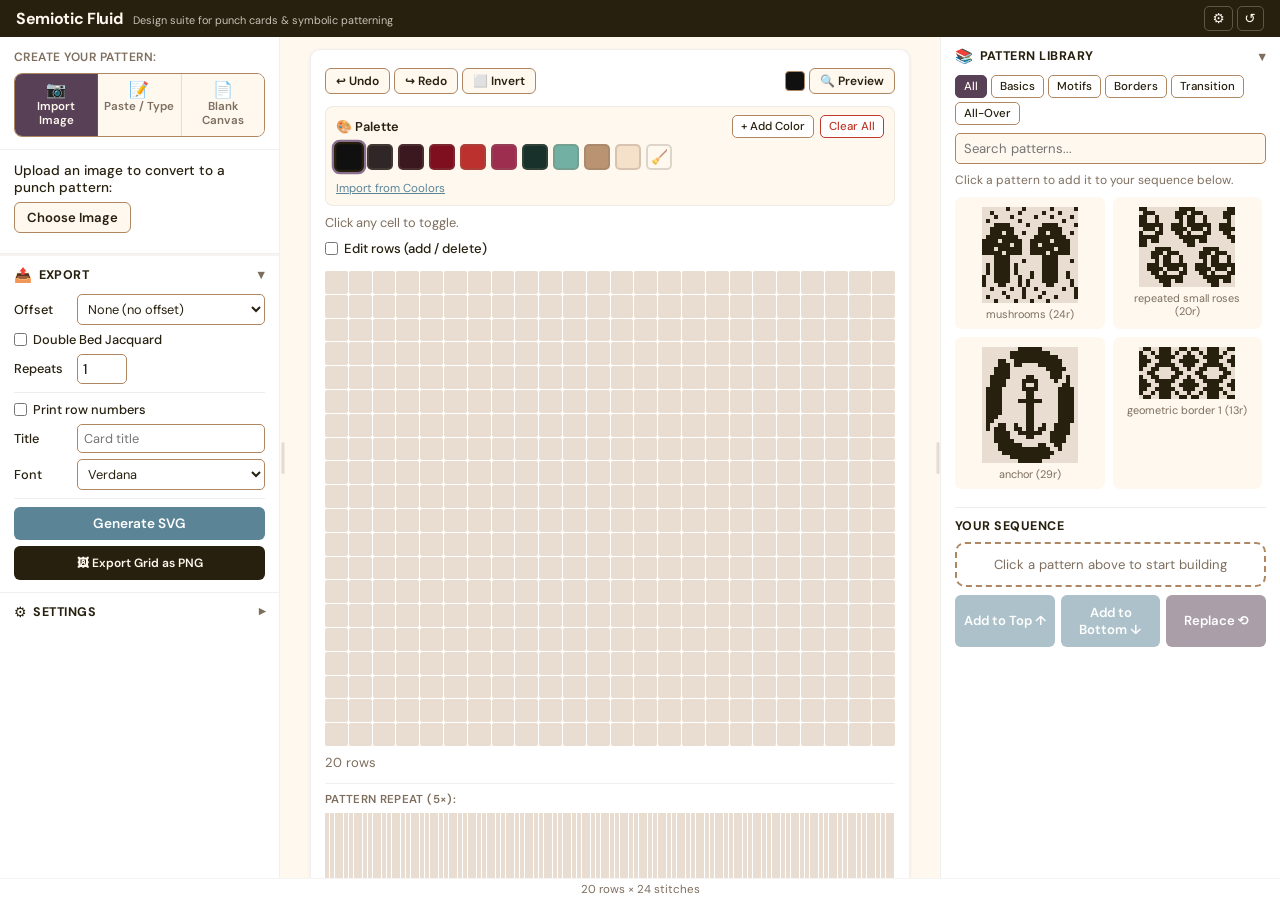
<file: punchcard-pwa/index.html>
<!DOCTYPE html>
<html lang="en">
<head>
  <meta charset="UTF-8">
  <meta name="viewport" content="width=device-width, initial-scale=1.0">
  <meta name="apple-mobile-web-app-capable" content="yes">
  <meta name="apple-mobile-web-app-status-bar-style" content="black-translucent">
  <meta name="apple-mobile-web-app-title" content="Semiotic Fluid">
  <link rel="apple-touch-icon" href="icon-192.png">
  <link rel="manifest" href="manifest.json">
  <title>Semiotic Fluid</title>
  <link rel="preconnect" href="https://fonts.googleapis.com">
  <link rel="preconnect" href="https://fonts.gstatic.com" crossorigin>
  <link href="https://fonts.googleapis.com/css2?family=DM+Sans:ital,opsz,wght@0,9..40,300;0,9..40,500;0,9..40,700;1,9..40,400&display=swap" rel="stylesheet">
  <link rel="stylesheet" href="css/main.css">
</head>
<body>

  <!-- ===== HEADER BAR ===== -->
  <header class="sf-header">
    <div class="sf-header-brand">
      <h1 class="sf-logo">Semiotic Fluid</h1>
      <span class="sf-tagline">Design suite for punch cards &amp; symbolic patterning</span>
    </div>
    <div class="sf-header-actions">
      <button id="settingsBtn" class="sf-icon-btn" title="Settings">⚙️</button>
      <button id="refreshAllBtn" class="sf-icon-btn" title="Reset everything">↺</button>
    </div>
  </header>

  <!-- ===== MOBILE NAV BAR (visible ≤ 800px) ===== -->
  <nav class="sf-mobile-nav">
    <div class="sf-mobile-nav-inner">
      <button class="sf-mobile-nav-btn active" data-mobile-panel="canvas">
        <span class="sf-nav-icon">🎨</span> Canvas
      </button>
      <button class="sf-mobile-nav-btn" data-mobile-panel="left">
        <span class="sf-nav-icon">📷</span> Import
      </button>
      <button class="sf-mobile-nav-btn" data-mobile-panel="right">
        <span class="sf-nav-icon">📚</span> Library
      </button>
    </div>
  </nav>

  <!-- ===== MAIN LAYOUT: Left Panel | Canvas | Right Panel ===== -->
  <div class="sf-main">

    <!-- ========== LEFT PANEL — Import + Export + Settings ========== -->
    <div class="sf-left-panel" id="leftPanel">

      <!-- SECTION: 3-Way Input Selector -->
      <div class="sf-input-selector" id="inputSelector">
        <div class="sf-input-selector-label">Create your pattern:</div>
        <div class="sf-input-tabs">
          <button class="sf-input-tab active" data-input="image">
            <span class="sf-input-tab-icon">📷</span>
            <span class="sf-input-tab-text">Import Image</span>
          </button>
          <button class="sf-input-tab" data-input="text">
            <span class="sf-input-tab-icon">📝</span>
            <span class="sf-input-tab-text">Paste / Type</span>
          </button>
          <button class="sf-input-tab" data-input="blank">
            <span class="sf-input-tab-icon">📄</span>
            <span class="sf-input-tab-text">Blank Canvas</span>
          </button>
        </div>
      </div>

      <!-- INPUT: Import Image (shown when image tab active) -->
      <div class="sf-input-panel" id="inputImage">
        <label>Upload an image to convert to a punch pattern:</label>
        <span class="file-btn" id="imageInputBtn">Choose Image</span><span class="file-name" id="imageFileName"></span>
        <input type="file" id="imageInput" accept="image/*">
        <canvas id="hiddenCanvas" style="display:none"></canvas>
        <canvas id="analysisCanvas" style="display:none"></canvas>
        <div id="imageModeToggle" class="hidden" style="gap:8px;margin-bottom:4px">
          <button id="simpleModeBtn" class="img-mode-btn active">Simple</button>
          <button id="chartScanBtn" class="img-mode-btn">Chart Scan</button>
        </div>
        <p id="imageModeHint" class="hidden" style="font-size:0.8rem;color:var(--muted);margin-bottom:12px"><strong>Simple</strong> converts any image to a pattern. <strong>Chart Scan</strong> detects grid cells from photos of existing charts.</p>
        <div id="simplePreviewContainer" class="hidden">
          <img id="simplePreviewImg" alt="Uploaded image">
          <canvas id="simpleGridOverlay"></canvas>
        </div>
        <div id="cropContainer" class="hidden">
          <p style="font-size:0.8rem;color:var(--muted);margin-bottom:6px">Drag handles to crop to the chart area.</p>
          <canvas id="cropCanvas"></canvas>
        </div>
        <div id="chartScanControls" class="hidden">
          <div style="display:flex;align-items:center;gap:8px;margin-bottom:8px">
            <label for="chartRows" style="margin:0;white-space:nowrap">Rows in image:</label>
            <input type="number" id="chartRows" min="1" max="200" placeholder="e.g. 40" style="width:70px;padding:6px;border:1px solid var(--copper);border-radius:6px;font-size:1rem" required>
            <span style="font-size:0.8rem;color:var(--muted)">(required)</span>
          </div>
          <div class="slider-row">
            <label for="sampleSlider" style="margin:0;white-space:nowrap">Sample region:</label>
            <input type="range" id="sampleSlider" min="20" max="70" value="40">
            <span id="sampleValue">40%</span>
          </div>
          <p style="font-size:0.75rem;color:var(--muted);margin:-4px 0 8px">How much of each cell's center to sample. Lower = focus on center.</p>
          <button id="detectGridBtn" style="width:100%;padding:10px;border:none;border-radius:var(--radius);background:var(--accent);color:#fff;font-size:0.95rem;font-weight:600;cursor:pointer;margin-bottom:8px;font-family:inherit">Detect Grid &amp; Process</button>
          <div id="gridStatus" style="font-size:0.85rem;color:var(--muted);margin-bottom:8px"></div>
        </div>
        <div id="imageControls">
          <div class="slider-row">
            <label for="thresholdSlider" style="margin:0;white-space:nowrap">Threshold:</label>
            <input type="range" id="thresholdSlider" min="0" max="255" value="128">
            <span id="thresholdValue">128</span>
          </div>
          <p style="font-size:0.75rem;color:var(--muted);margin:-4px 0 4px">Cells darker than this value are punched. 128 = 50% grey.</p>
          <div class="checkbox-row">
            <label><input type="checkbox" id="invertToggle"> Invert (light = punch)</label>
          </div>
        </div>
        <div class="checkbox-row" id="gridOverlayToggleRow" style="margin-bottom:8px;display:none">
          <label><input type="checkbox" id="gridOverlayToggle"> Show grid overlay</label>
        </div>
      </div>

      <!-- INPUT: Paste / Type Pattern (hidden initially) -->
      <div class="sf-input-panel" id="inputText" style="display:none">
        <div style="display:flex;align-items:center;gap:8px;margin-bottom:8px">
          <label for="txtFileInput" style="margin:0;white-space:nowrap">Load .txt file:</label>
          <span class="file-btn" id="txtFileBtn">Choose File</span><span class="file-name" id="txtFileName"></span>
          <input type="file" id="txtFileInput" accept=".txt,text/plain">
        </div>
        <textarea id="textInput" placeholder="Enter pattern (24 chars per line)&#10;x = punch, - = blank&#10;&#10;Example:&#10;xx--xx--xx--xx--xx--xx--&#10;--xx--xx--xx--xx--xx--xx"></textarea>
        <div id="textError" class="error"></div>
        <p style="font-size:0.8rem;color:var(--muted);margin-top:8px">Each line = 24 chars. <strong>x</strong> = punched, <strong>-</strong> = blank.</p>
      </div>

      <!-- INPUT: Blank Canvas (hidden initially) -->
      <div class="sf-input-panel" id="inputBlank" style="display:none">
        <div style="display:flex;align-items:center;gap:8px">
          <label for="blankRows" style="margin:0;white-space:nowrap">Rows:</label>
          <input type="number" id="blankRows" min="1" max="200" value="20" style="width:70px;padding:6px;border:1px solid var(--copper);border-radius:6px;font-size:1rem">
          <button id="createBlankBtn" style="padding:8px 16px;border:none;border-radius:6px;background:var(--accent);color:#fff;font-size:0.95rem;font-weight:600;cursor:pointer;font-family:inherit">Create</button>
        </div>
        <p style="font-size:0.8rem;color:var(--muted);margin-top:8px">Creates an empty card. Click cells to design your pattern.</p>
      </div>

      <!-- DIVIDER -->
      <div class="sf-panel-divider"></div>

      <!-- SECTION: Export -->
      <div class="sf-section" id="sectionExport">
        <div class="sf-section-header" data-section="sectionExport">
          <span class="sf-section-title"><span class="sf-sec-icon">📤</span> Export</span>
          <span class="sf-section-chevron">▼</span>
        </div>
        <div class="sf-section-body">

          <!-- Machine & Pattern section -->
          <div class="sf-export-section">
            <div class="sf-export-row">
              <label for="machineProfile" class="sf-export-label">Offset</label>
              <select id="machineProfile" class="sf-export-select">
                <option value="0">None (no offset)</option>
                <option value="5">Singer / Silver Reed (+5)</option>
                <option value="7">Brother (+7)</option>
                <option value="9">Toyota (+9)</option>
              </select>
            </div>
            <div class="sf-export-row">
              <label class="sf-export-label sf-export-check">
                <input type="checkbox" id="jacquardToggle"> Double Bed Jacquard
              </label>
            </div>
            <div class="sf-export-row">
              <label for="repeatCount" class="sf-export-label">Repeats</label>
              <input type="number" id="repeatCount" min="1" max="50" value="1" class="sf-export-input-sm">
            </div>
          </div>

          <div class="sf-export-divider"></div>

          <!-- Annotations section -->
          <div class="sf-export-section">
            <div class="sf-export-row">
              <label class="sf-export-label sf-export-check">
                <input type="checkbox" id="rowNumbersToggle"> Print row numbers
              </label>
            </div>
            <div class="sf-export-row">
              <label for="cardTitleInput" class="sf-export-label">Title</label>
              <input type="text" id="cardTitleInput" placeholder="Card title" maxlength="80" class="sf-export-input">
            </div>
            <div class="sf-export-row">
              <label for="fontPicker" class="sf-export-label">Font</label>
              <select id="fontPicker" class="sf-export-select">
                <option value="Verdana, Geneva, sans-serif">Verdana</option>
                <option value="Arial, Helvetica, sans-serif">Arial</option>
                <option value="'Times New Roman', Times, serif">Times New Roman</option>
                <option value="'Courier New', Courier, monospace">Courier New</option>
                <option value="Georgia, serif">Georgia</option>
              </select>
            </div>
          </div>

          <div class="sf-export-divider"></div>

          <!-- Generate & Download -->
          <div class="sf-export-actions">
            <button id="generateBtn" class="sf-btn-primary" disabled>Generate SVG</button>
          </div>
          <p id="svgColNote" style="display:none;font-size:0.75rem;color:var(--error);margin-top:4px">SVG export requires 24 columns.</p>
          <div id="svgPreviewWrap" style="display:none">
            <div id="svgPreviewThumb" class="sf-svg-preview"></div>
          </div>
          <div class="sf-export-actions sf-export-downloads" id="downloadActions" style="display:none">
            <button id="downloadCutBtn" class="dl-btn" disabled>✂ Cut SVG</button>
            <button id="downloadDrawBtn" class="dl-btn" disabled>✏ Draw SVG</button>
            <button id="downloadCombinedBtn" class="dl-btn" disabled>📄 Combined SVG</button>
          </div>
          <div class="sf-export-actions">
            <button id="exportPngBtn" class="dl-btn" disabled>🖼 Export Grid as PNG</button>
          </div>

        </div>
      </div>

      <!-- SECTION: Settings -->
      <div class="sf-section collapsed" id="sectionSettings">
        <div class="sf-section-header" data-section="sectionSettings">
          <span class="sf-section-title"><span class="sf-sec-icon">⚙️</span> Settings</span>
          <span class="sf-section-chevron">▼</span>
        </div>
        <div class="sf-section-body">
          <div class="sf-settings-group">
            <label class="sf-settings-label" for="overlayModeSelect">Cell overlay</label>
            <select id="overlayModeSelect" class="sf-export-input-sm">
              <option value="none">None</option>
              <option value="colnums">Column numbers</option>
              <option value="punchdots">Punch indicator</option>
            </select>
          </div>
          <div class="sf-export-divider"></div>
          <div class="sf-settings-group">
            <label class="sf-settings-label" for="stitchCountInput">Columns (stitch count)</label>
            <div style="display:flex;gap:8px;align-items:center">
              <input type="number" id="stitchCountInput" min="1" max="200" value="24" class="sf-export-input-sm" style="width:64px">
            </div>
            <p style="font-size:0.75rem;color:var(--muted);margin-top:4px">Changing this clears the canvas. SVG export requires 24 columns.</p>
          </div>
          <div class="sf-export-divider"></div>
          <div class="sf-settings-group">
            <button id="resetAllSettings" class="sf-toolbar-btn" style="color:var(--error);border-color:var(--error);width:100%">Reset All Settings</button>
          </div>
        </div>
      </div>

    </div><!-- /sf-left-panel -->

    <!-- Resize handle: left ↔ center -->
    <div class="sf-resize-handle" id="resizeLeft" title="Drag to resize"></div>

    <!-- ========== CENTER — Design Canvas ========== -->
    <div class="sf-canvas-area">
      <div id="previewContainer" class="sf-canvas-card">
        <!-- Empty state / onboarding -->
        <div id="canvasEmptyState" class="sf-empty-state" style="display:none">
          <p class="sf-empty-icon">✦</p>
          <p class="sf-empty-title">Start designing</p>
          <p class="sf-empty-hint">Draw on the grid below, import an image from the left panel, or browse the pattern library on the right.</p>
        </div>

        <!-- Canvas toolbar: action buttons above the grid -->
        <div id="canvasToolbar" class="sf-canvas-toolbar">
          <div class="sf-canvas-toolbar-left">
            <button id="undoBtn" class="sf-canvas-tool-btn" title="Undo (Ctrl+Z)">↩ Undo</button>
            <button id="redoBtn" class="sf-canvas-tool-btn" title="Redo (Ctrl+Shift+Z)">↪ Redo</button>
            <button id="invertGridBtn" class="sf-canvas-tool-btn" title="Invert all punched cells" style="display:none">⬜ Invert</button>
          </div>
          <div class="sf-canvas-toolbar-right">
            <span id="activePaintChip" class="sf-paint-chip" title="Active paint color" style="display:none"></span>
            <button id="fullscreenPreviewBtn" class="sf-canvas-tool-btn" title="Fullscreen preview (5× repeat)">🔍 Preview</button>
          </div>
        </div>

        <!-- Palette (now lives above the grid in center) -->
        <div id="canvasPalette" class="sf-canvas-palette">
          <div class="pg-palette-section" style="margin:0;border:none;padding:0;background:none">
            <div class="pg-palette-header">
              <span class="sf-canvas-palette-label">🎨 Palette</span>
              <div style="display:flex;gap:6px;align-items:center">
                <button id="pgPaletteAddBtn" class="pg-palette-add-btn">+ Add Color</button>
                <button id="pgPaletteClearBtn" class="pg-palette-add-btn" style="display:none;color:var(--error);border-color:var(--error)">Clear All</button>
              </div>
              <input type="color" id="pgPaletteColorInput" value="#5b8597" style="position:absolute;opacity:0;pointer-events:none;width:0;height:0">
            </div>
            <div id="pgPaletteSwatches" class="pg-palette-swatches">
              <span class="pg-palette-empty" id="pgPaletteEmpty">Add colors to build your palette</span>
            </div>
            <div class="pg-palette-import">
              <button id="pgImportToggle" class="pg-palette-import-toggle">Import from Coolors</button>
              <div id="pgImportArea" class="pg-palette-import-area">
                <textarea id="pgImportInput" placeholder="Paste a Coolors URL or CSS hex values&#10;&#10;e.g. https://coolors.co/f94144-f3722c-f8961e&#10;or   --red: #f94144ff; --orange: #f3722c;"></textarea>
                <div class="pg-palette-import-row">
                  <button id="pgImportBtn" class="pg-palette-import-btn">Import</button>
                  <span id="pgImportMsg" class="pg-palette-import-msg"></span>
                </div>
              </div>
            </div>
          </div>
        </div>

        <!-- Grid editing options -->
        <p id="previewHint" style="font-size:0.8rem;color:var(--muted);margin-bottom:8px;display:none">Click any cell to toggle.</p>
        <div class="checkbox-row" id="editRowsToggleRow" style="margin-bottom:8px;display:none">
          <label><input type="checkbox" id="editRowsToggle"> Edit rows (add / delete)</label>
        </div>
        <!-- Paint mode is always on — colors selected in palette above -->
        <div id="previewGrid"></div>
        <div id="rowCount"></div>

        <!-- 5× Repeat Preview (below the grid) -->
        <div id="repeatPreview" class="sf-repeat-preview" style="display:none">
          <div class="sf-repeat-preview-label">Pattern repeat (5×):</div>
          <div id="repeatPreviewGrid" class="sf-repeat-preview-grid"></div>
        </div>
      </div>
    </div>

    <!-- Resize handle: center ↔ right -->
    <div class="sf-resize-handle" id="resizeRight" title="Drag to resize"></div>

    <!-- ========== RIGHT PANEL — Pattern Library (unified) ========== -->
    <div class="sf-right-panel" id="rightPanel">

      <!-- SECTION: Pattern Library (Browse + Compose unified) -->
      <div class="sf-section" id="sectionLibrary">
        <div class="sf-section-header" data-section="sectionLibrary">
          <span class="sf-section-title"><span class="sf-sec-icon">📚</span> Pattern Library</span>
          <span class="sf-section-chevron">▼</span>
        </div>
        <div class="sf-section-body">

          <!-- Category filter + search -->
          <div id="pgCatFilter" class="pg-cat-bar">
            <button class="pg-cat-btn active" data-cat="all">All</button>
          </div>
          <input type="text" id="pgFragSearch" class="sf-search-input" placeholder="Search patterns...">
          <p class="sf-hint">Click a pattern to add it to your sequence below.</p>
          <div id="pgFragGrid" class="pg-frag-grid"></div>

          <!-- Composition: build sequence with colors -->
          <div class="sf-comp-section">
            <div class="sf-comp-header">
              <span class="sf-comp-header-label">Your Sequence</span>
              <span id="pgTotalRows" class="pg-total-rows"></span>
            </div>
            <div id="pgCompList" class="pg-comp-list">
              <p id="pgCompEmpty" class="pg-comp-empty">Click a pattern above to start building</p>
            </div>
            <div id="pgCompControls" class="pg-comp-controls" style="display:none">
              <button id="pgClearAll" class="pg-clear-btn">Clear All</button>
            </div>
            <div class="pg-apply-row">
              <button id="pgAddTopBtn" class="pg-apply-btn" disabled>Add to Top ↑</button>
              <button id="pgAddBottomBtn" class="pg-apply-btn" disabled>Add to Bottom ↓</button>
              <button id="pgReplaceBtn" class="pg-apply-btn pg-replace-btn" disabled>Replace ⟲</button>
            </div>
          </div>

        </div>
      </div>

    </div><!-- /sf-right-panel -->

  </div><!-- /sf-main -->

  <!-- ===== STATUS BAR ===== -->
  <div class="sf-status-bar" id="statusBar">
    <span id="statusText"></span>
  </div>

  <div id="svgOutput"></div>

  <div id="lightboxOverlay" style="display:none">
    <div id="lightboxContent"></div>
  </div>

  <!-- Hidden file input for .txt import from dropdown -->
  <input type="file" id="txtFileImport" accept=".txt,text/plain" style="display:none">

  <script src="patterns.js"></script>
  <script src="js/app.js"></script>
</body>
</html>
</file>
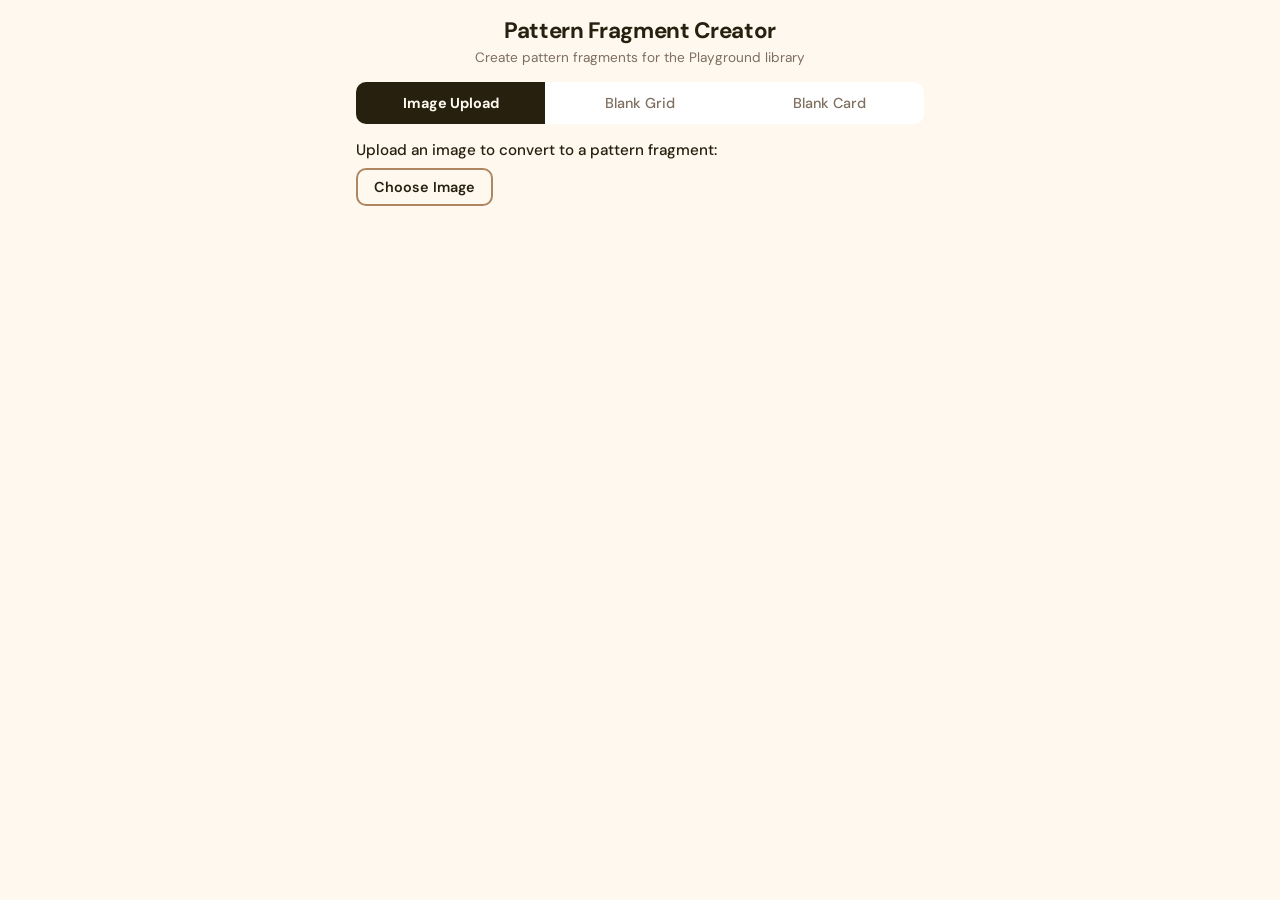
<file: punchcard-pwa/pattern-creator.html>
<!DOCTYPE html>
<html lang="en">
<head>
  <meta charset="UTF-8">
  <meta name="viewport" content="width=device-width, initial-scale=1.0">
  <title>Pattern Fragment Creator</title>
  <link rel="preconnect" href="https://fonts.googleapis.com">
  <link rel="preconnect" href="https://fonts.gstatic.com" crossorigin>
  <link href="https://fonts.googleapis.com/css2?family=DM+Sans:ital,opsz,wght@0,9..40,300;0,9..40,500;0,9..40,700;1,9..40,400&display=swap" rel="stylesheet">
  <style>
    :root {
      --primary: #27200f;
      --accent: #5b8597;
      --accent-hover: #7fafc1;
      --bg: #FEF8EF;
      --card-bg: #ffffff;
      --error: #c0392b;
      --muted: #7e6e5e;
      --lavender: #896e8d;
      --lilac: #ab96af;
      --copper: #af8662;
      --radius: 10px;
      --max-width: 600px;
    }
    * { box-sizing: border-box; margin: 0; padding: 0; }
    body {
      font-family: 'DM Sans', -apple-system, BlinkMacSystemFont, 'Segoe UI', system-ui, sans-serif;
      background: var(--bg);
      color: var(--primary);
      padding: 16px;
      max-width: var(--max-width);
      margin: 0 auto;
    }
    h1 {
      font-size: 1.4rem;
      font-weight: 700;
      letter-spacing: -0.02em;
      text-align: center;
      margin-bottom: 4px;
    }
    .subtitle {
      text-align: center;
      font-size: 0.85rem;
      color: var(--muted);
      margin-bottom: 16px;
    }
    .mode-toggle {
      display: flex;
      margin-bottom: 16px;
      border-radius: var(--radius);
      overflow: hidden;
    }
    .mode-toggle button {
      flex: 1;
      padding: 12px 6px;
      border: none;
      background: var(--card-bg);
      color: var(--muted);
      font-family: inherit;
      font-size: 0.9rem;
      font-weight: 500;
      cursor: pointer;
      transition: background 0.15s, color 0.15s;
    }
    .mode-toggle button.active {
      background: var(--primary);
      color: var(--bg);
      font-weight: 700;
    }
    .hidden { display: none !important; }
    label {
      display: block;
      margin-bottom: 8px;
      font-size: 0.95rem;
      font-weight: 500;
    }
    input[type="file"] { display: none; }
    .file-btn {
      display: inline-block;
      padding: 8px 16px;
      border: 2px solid var(--copper);
      border-radius: var(--radius);
      background: var(--bg);
      color: var(--primary);
      font-family: inherit;
      font-size: 0.9rem;
      font-weight: 600;
      cursor: pointer;
      transition: background 0.15s, border-color 0.15s;
      margin-bottom: 12px;
    }
    .file-btn:hover { background: var(--copper); color: #fff; border-color: var(--copper); }
    .file-name { font-size: 0.8rem; color: var(--muted); margin-left: 8px; }
    .slider-row {
      display: flex;
      align-items: center;
      gap: 8px;
      margin-bottom: 8px;
    }
    .slider-row input[type="range"] { flex: 1; accent-color: var(--accent); }
    .slider-row span {
      min-width: 32px;
      text-align: right;
      font-variant-numeric: tabular-nums;
      color: var(--muted);
    }
    .checkbox-row { margin-bottom: 12px; }
    .checkbox-row label {
      display: inline-flex;
      align-items: center;
      gap: 6px;
      cursor: pointer;
    }
    .checkbox-row input[type="checkbox"] { accent-color: var(--accent); }

    /* Image sub-mode buttons */
    .img-mode-btn {
      flex: 1;
      padding: 8px;
      border: 2px solid var(--primary);
      background: var(--card-bg);
      color: var(--primary);
      font-family: inherit;
      font-size: 0.9rem;
      font-weight: 600;
      cursor: pointer;
      border-radius: var(--radius);
      transition: background 0.15s, color 0.15s;
    }
    .img-mode-btn.active {
      background: var(--primary);
      color: var(--bg);
    }

    /* Simple preview container */
    #simplePreviewContainer {
      position: relative;
      margin-bottom: 12px;
      max-width: 100%;
      overflow: hidden;
      border: 1px solid var(--copper);
      border-radius: 6px;
    }
    #simplePreviewContainer img {
      display: block;
      width: 100%;
      height: auto;
    }
    #simpleGridOverlay {
      position: absolute;
      top: 0;
      left: 0;
      width: 100%;
      height: 100%;
      pointer-events: none;
    }

    /* Crop container */
    #cropContainer {
      position: relative;
      margin-bottom: 12px;
      touch-action: none;
      user-select: none;
      max-width: 100%;
      overflow: hidden;
      border: 1px solid var(--copper);
      border-radius: 6px;
    }
    #cropContainer canvas {
      display: block;
      width: 100%;
      height: auto;
    }

    /* Preview grid */
    #previewContainer {
      background: var(--card-bg);
      padding: 16px;
      border-radius: var(--radius);
      margin-bottom: 16px;
      border: 1px solid rgba(126,110,94,0.1);
      box-shadow: 0 1px 4px rgba(39,32,15,0.07);
    }
    #previewContainer h2 {
      font-size: 1rem;
      font-weight: 700;
      margin-bottom: 8px;
    }
    #previewGrid {
      display: grid;
      grid-template-columns: repeat(24, 1fr);
      gap: 1px;
      margin-bottom: 8px;
      max-width: 100%;
    }
    .cell {
      aspect-ratio: 1;
      background: #e8ddd0;
      border-radius: 2px;
      position: relative;
    }
    .cell.punched { background: var(--primary); }
    .cell .col-num {
      display: none;
      font-size: 0.7rem;
      font-weight: 700;
      color: #fff;
      line-height: 1;
      text-align: center;
      pointer-events: none;
      width: 100%;
      position: absolute;
      top: 50%;
      left: 0;
      transform: translateY(-50%);
    }
    .show-col-nums .cell.punched .col-num {
      display: block;
    }
    .cell.editable { cursor: pointer; }
    .cell.editable:hover {
      outline: 2px solid var(--lavender);
      outline-offset: -2px;
      z-index: 1;
    }
    .edit-rows {
      grid-template-columns: auto repeat(24, 1fr) auto !important;
    }
    .row-gutter {
      display: flex;
      align-items: center;
      justify-content: center;
      font-size: 0.65rem;
      color: var(--muted);
      min-width: 28px;
      gap: 2px;
      user-select: none;
    }
    .row-gutter.left { justify-content: flex-end; padding-right: 3px; }
    .row-gutter.right { justify-content: flex-start; padding-left: 3px; }
    .row-del-btn, .row-add-btn {
      display: inline-flex;
      align-items: center;
      justify-content: center;
      width: 16px;
      height: 16px;
      border: none;
      border-radius: 3px;
      font-size: 0.7rem;
      font-weight: 700;
      cursor: pointer;
      padding: 0;
      line-height: 1;
      font-family: inherit;
    }
    .row-del-btn { background: var(--error); color: #fff; }
    .row-del-btn:hover { background: #c0392b; }
    .row-add-btn { background: var(--accent); color: #fff; }
    .row-add-btn:hover { background: #5a8a5e; }
    #rowCount { font-size: 0.85rem; color: var(--muted); }

    /* Export section */
    #exportSection {
      background: var(--card-bg);
      padding: 16px;
      border-radius: var(--radius);
      margin-bottom: 16px;
      border: 1px solid rgba(126,110,94,0.1);
      box-shadow: 0 1px 4px rgba(39,32,15,0.07);
    }
    #exportSection h2 {
      font-size: 1rem;
      font-weight: 700;
      margin-bottom: 12px;
    }
    .export-field {
      display: flex;
      align-items: center;
      gap: 8px;
      margin-bottom: 8px;
    }
    .export-field label {
      margin: 0;
      white-space: nowrap;
      font-size: 0.9rem;
      min-width: 70px;
    }
    .export-field input, .export-field select {
      flex: 1;
      padding: 6px 10px;
      border: 1px solid var(--copper);
      border-radius: 6px;
      font-size: 0.9rem;
      font-family: inherit;
    }
    #exportOutput {
      width: 100%;
      min-height: 120px;
      padding: 10px;
      border: 1px solid var(--copper);
      border-radius: 6px;
      font-family: 'Courier New', monospace;
      font-size: 0.75rem;
      line-height: 1.4;
      background: var(--bg);
      color: var(--primary);
      resize: vertical;
      margin-top: 8px;
    }
    .export-btn {
      flex: 1;
      padding: 12px;
      border: none;
      border-radius: var(--radius);
      background: var(--accent);
      color: #fff;
      font-size: 0.95rem;
      font-weight: 600;
      cursor: pointer;
      font-family: inherit;
    }
    .export-btn:disabled { opacity: 0.5; cursor: not-allowed; }
    .export-btn:hover:not(:disabled) { background: var(--accent-hover); }
    .status-msg {
      text-align: center;
      font-weight: 600;
      font-size: 0.9rem;
      margin-top: 6px;
      min-height: 1.2em;
    }
    button { font-family: inherit; }
    input[type="number"] { font-family: inherit; }
  </style>
</head>
<body>
  <h1>Pattern Fragment Creator</h1>
  <p class="subtitle">Create pattern fragments for the Playground library</p>

  <div class="mode-toggle">
    <button id="imageModeBtn" class="active">Image Upload</button>
    <button id="blankModeBtn">Blank Grid</button>
    <button id="cardModeBtn">Blank Card</button>
  </div>

  <section id="imageSection">
    <label>Upload an image to convert to a pattern fragment:</label>
    <span class="file-btn" id="imageInputBtn">Choose Image</span><span class="file-name" id="imageFileName"></span>
    <input type="file" id="imageInput" accept="image/*">
    <canvas id="hiddenCanvas" style="display:none"></canvas>
    <canvas id="analysisCanvas" style="display:none"></canvas>

    <div id="imageModeToggle" class="hidden" style="display:flex;gap:8px;margin-bottom:4px">
      <button id="simpleModeBtn" class="img-mode-btn active">Simple</button>
      <button id="chartScanBtn" class="img-mode-btn">Chart Scan</button>
    </div>
    <p id="imageModeHint" class="hidden" style="font-size:0.8rem;color:var(--muted);margin-bottom:12px"><strong>Simple</strong> converts any image to a 24-pixel-wide pattern. <strong>Chart Scan</strong> is for photos of existing punch card charts — it detects the grid and reads filled/empty cells.</p>

    <div id="simplePreviewContainer" class="hidden">
      <img id="simplePreviewImg" alt="Uploaded image">
      <canvas id="simpleGridOverlay"></canvas>
    </div>

    <div id="cropContainer" class="hidden">
      <p style="font-size:0.8rem;color:var(--muted);margin-bottom:6px">Drag the handles or edges to crop to just the chart area. You can also drag inside the box to reposition it.</p>
      <canvas id="cropCanvas"></canvas>
    </div>

    <div id="chartScanControls" class="hidden">
      <div style="display:flex;align-items:center;gap:8px;margin-bottom:8px">
        <label for="chartRows" style="margin:0;white-space:nowrap">Rows in image:</label>
        <input type="number" id="chartRows" min="1" max="200" placeholder="e.g. 40" style="width:70px;padding:6px;border:1px solid var(--copper);border-radius:6px;font-size:1rem" required>
        <span style="font-size:0.8rem;color:var(--muted)">(required)</span>
      </div>
      <div class="slider-row">
        <label for="sampleSlider" style="margin:0;white-space:nowrap">Sample region:</label>
        <input type="range" id="sampleSlider" min="20" max="70" value="40">
        <span id="sampleValue">40%</span>
      </div>
      <p style="font-size:0.75rem;color:var(--muted);margin:-4px 0 8px">How much of each cell's center area to sample. Lower = very center only; raise if marks are being missed.</p>
      <button id="detectGridBtn" style="width:100%;padding:10px;border:none;border-radius:var(--radius);background:var(--accent);color:#fff;font-size:0.95rem;font-weight:600;cursor:pointer;margin-bottom:8px;font-family:inherit">Detect Grid &amp; Process</button>
      <div id="gridStatus" style="font-size:0.85rem;color:var(--muted);margin-bottom:8px"></div>
    </div>

    <div id="imageControls" style="display:none">
      <div class="slider-row">
        <label for="thresholdSlider" style="margin:0;white-space:nowrap">Threshold:</label>
        <input type="range" id="thresholdSlider" min="0" max="255" value="128">
        <span id="thresholdValue">128</span>
      </div>
      <p style="font-size:0.75rem;color:var(--muted);margin:-4px 0 4px">Cells darker than this value are marked as punched.</p>
      <div class="checkbox-row">
        <label><input type="checkbox" id="invertToggle"> Invert (light = punch)</label>
      </div>
    </div>

    <div class="checkbox-row" id="gridOverlayToggleRow" style="margin-bottom:8px;display:none">
      <label><input type="checkbox" id="gridOverlayToggle"> Show grid overlay on source image</label>
    </div>
  </section>

  <section id="blankSection" class="hidden">
    <div style="display:flex;align-items:center;gap:8px">
      <label for="blankRows" style="margin:0;white-space:nowrap">Number of rows:</label>
      <input type="number" id="blankRows" min="1" max="200" value="8" style="width:70px;padding:6px;border:1px solid var(--copper);border-radius:6px;font-size:1rem">
      <button id="createBlankBtn" style="padding:8px 16px;border:none;border-radius:6px;background:var(--accent);color:#fff;font-size:0.95rem;font-weight:600;cursor:pointer;font-family:inherit">Create</button>
    </div>
    <p style="font-size:0.8rem;color:var(--muted);margin-top:8px">Creates an empty grid. Click cells to design your pattern fragment.</p>
  </section>

  <section id="cardSection" class="hidden">
    <p style="font-size:0.9rem;color:var(--muted);margin-bottom:8px">Creates a full 60-row &times; 24-column blank punchcard.</p>
    <button id="createCardBtn" style="padding:8px 16px;border:none;border-radius:6px;background:var(--accent);color:#fff;font-size:0.95rem;font-weight:600;cursor:pointer;font-family:inherit">Create Blank Card</button>
  </section>

  <div id="previewContainer" style="display:none">
    <h2>Preview <span style="font-weight:400;font-size:0.85rem;color:var(--muted)">(click cells to toggle)</span></h2>
    <div class="checkbox-row" id="colNumToggleRow" style="margin-bottom:8px;display:none">
      <label><input type="checkbox" id="colNumToggle"> Show column numbers on punched cells</label>
    </div>
    <div class="checkbox-row">
      <label><input type="checkbox" id="editRowsToggle"> Edit rows</label>
    </div>
    <div id="previewGrid"></div>
    <div id="rowCount"></div>
  </div>

  <div id="exportSection" style="display:none">
    <h2>Export Fragment</h2>
    <div class="export-field">
      <label for="fragName">Name:</label>
      <input type="text" id="fragName" placeholder="My Pattern">
    </div>
    <div class="export-field">
      <label for="fragCat">Category:</label>
      <select id="fragCat">
        <option value="basics">Basics</option>
        <option value="motifs" selected>Motifs</option>
        <option value="transition">Transition</option>
        <option value="borders">Borders</option>
        <option value="allover">All-Over</option>
      </select>
    </div>
    <div style="display:flex;gap:8px;margin-top:8px">
      <button class="export-btn" id="linkFileBtn" style="background:var(--copper)">Link patterns.js</button>
      <button class="export-btn" id="addToLibBtn" disabled>Add to Library</button>
    </div>
    <div style="display:flex;gap:8px;margin-top:6px">
      <button class="export-btn" id="copyBtn" style="background:var(--muted);font-size:0.85rem;padding:8px" disabled>Copy to Clipboard</button>
    </div>
    <p class="status-msg" id="statusMsg"></p>
    <textarea id="exportOutput" readonly placeholder="Fragment code will appear here..."></textarea>
  </div>

  <script>
    // === STATE ===
    let currentMode = 'image';
    let currentGrid = [];
    let originalImageData = null;
    let imageWidth = 24;
    let imageHeight = 0;

    // Chart scan state
    let imageProcessingMode = 'simple';
    let sourceImage = null;
    let cropRect = { x: 0, y: 0, w: 1, h: 1 };
    let cropDragState = null;
    let detectedCells = null;
    let chartScanImageData = null;
    let gridOverlayInfo = null;

    // File System Access handle
    let indexFileHandle = null;

    // === DOM REFS ===
    const imageModeBtn = document.getElementById('imageModeBtn');
    const blankModeBtn = document.getElementById('blankModeBtn');
    const imageSection = document.getElementById('imageSection');
    const blankSection = document.getElementById('blankSection');
    const imageInput = document.getElementById('imageInput');
    const hiddenCanvas = document.getElementById('hiddenCanvas');
    const analysisCanvas = document.getElementById('analysisCanvas');
    const imageControls = document.getElementById('imageControls');
    const thresholdSlider = document.getElementById('thresholdSlider');
    const thresholdValue = document.getElementById('thresholdValue');
    const invertToggle = document.getElementById('invertToggle');
    const blankRows = document.getElementById('blankRows');
    const createBlankBtn = document.getElementById('createBlankBtn');
    const previewContainer = document.getElementById('previewContainer');
    const previewGrid = document.getElementById('previewGrid');
    const rowCount = document.getElementById('rowCount');
    const exportSection = document.getElementById('exportSection');
    const copyBtn = document.getElementById('copyBtn');
    const exportOutput = document.getElementById('exportOutput');
    const statusMsg = document.getElementById('statusMsg');

    // Image sub-mode refs
    const imageModeToggle = document.getElementById('imageModeToggle');
    const simpleModeBtn = document.getElementById('simpleModeBtn');
    const chartScanBtn = document.getElementById('chartScanBtn');
    const imageModeHint = document.getElementById('imageModeHint');
    const simplePreviewContainer = document.getElementById('simplePreviewContainer');
    const simplePreviewImg = document.getElementById('simplePreviewImg');
    const simpleGridOverlay = document.getElementById('simpleGridOverlay');
    const cropContainer = document.getElementById('cropContainer');
    const cropCanvas = document.getElementById('cropCanvas');
    const chartScanControls = document.getElementById('chartScanControls');
    const sampleSlider = document.getElementById('sampleSlider');
    const sampleValueEl = document.getElementById('sampleValue');
    const chartRowsInput = document.getElementById('chartRows');
    const detectGridBtn = document.getElementById('detectGridBtn');
    const gridStatus = document.getElementById('gridStatus');
    const gridOverlayToggle = document.getElementById('gridOverlayToggle');
    const gridOverlayToggleRow = document.getElementById('gridOverlayToggleRow');
    const colNumToggle = document.getElementById('colNumToggle');
    const colNumToggleRow = document.getElementById('colNumToggleRow');

    // Export refs
    const linkFileBtn = document.getElementById('linkFileBtn');
    const addToLibBtn = document.getElementById('addToLibBtn');

    // === MODE TOGGLE ===
    const cardModeBtn = document.getElementById('cardModeBtn');
    const cardSection = document.getElementById('cardSection');
    const createCardBtn = document.getElementById('createCardBtn');

    function setMode(mode) {
      currentMode = mode;
      imageModeBtn.classList.toggle('active', mode === 'image');
      blankModeBtn.classList.toggle('active', mode === 'blank');
      cardModeBtn.classList.toggle('active', mode === 'card');
      imageSection.classList.toggle('hidden', mode !== 'image');
      blankSection.classList.toggle('hidden', mode !== 'blank');
      cardSection.classList.toggle('hidden', mode !== 'card');
    }

    imageModeBtn.addEventListener('click', () => setMode('image'));
    blankModeBtn.addEventListener('click', () => setMode('blank'));
    cardModeBtn.addEventListener('click', () => setMode('card'));

    // === IMAGE UPLOAD ===
    document.getElementById('imageInputBtn').addEventListener('click', () => imageInput.click());

    imageInput.addEventListener('change', () => {
      const file = imageInput.files[0];
      if (!file) return;
      document.getElementById('imageFileName').textContent = file.name;
      const reader = new FileReader();
      reader.onload = (ev) => {
        const img = new Image();
        img.onload = () => {
          sourceImage = img;
          imageModeToggle.classList.remove('hidden');
          imageModeToggle.style.display = 'flex';
          imageModeHint.classList.remove('hidden');
          if (imageProcessingMode === 'simple') {
            runSimpleMode(img);
          } else {
            initChartScanMode(img);
          }
        };
        img.src = ev.target.result;
      };
      reader.readAsDataURL(file);
    });

    // === IMAGE SUB-MODE SWITCHING ===
    function runSimpleMode(img) {
      cropContainer.classList.add('hidden');
      chartScanControls.classList.add('hidden');
      gridStatus.textContent = '';
      imageControls.style.display = 'block';
      simplePreviewImg.src = img.src;
      simplePreviewContainer.classList.remove('hidden');
      const targetWidth = 24;
      const aspect = img.height / img.width;
      const targetHeight = Math.round(targetWidth * aspect);
      imageWidth = targetWidth;
      imageHeight = targetHeight;
      const ctx = hiddenCanvas.getContext('2d');
      hiddenCanvas.width = targetWidth;
      hiddenCanvas.height = targetHeight;
      ctx.imageSmoothingEnabled = true;
      ctx.drawImage(img, 0, 0, targetWidth, targetHeight);
      originalImageData = ctx.getImageData(0, 0, targetWidth, targetHeight);
      processImage();
    }

    function initChartScanMode(img) {
      simplePreviewContainer.classList.add('hidden');
      cropContainer.classList.remove('hidden');
      chartScanControls.classList.remove('hidden');
      imageControls.style.display = 'block';
      cropRect = { x: 0, y: 0, w: 1, h: 1 };
      detectedCells = null;
      chartScanImageData = null;
      gridOverlayInfo = null;
      gridOverlayToggle.checked = false;
      gridOverlayToggleRow.style.display = 'none';
      drawCrop();
    }

    simpleModeBtn.addEventListener('click', () => {
      imageProcessingMode = 'simple';
      simpleModeBtn.classList.add('active');
      chartScanBtn.classList.remove('active');
      if (sourceImage) runSimpleMode(sourceImage);
    });

    chartScanBtn.addEventListener('click', () => {
      imageProcessingMode = 'chartScan';
      chartScanBtn.classList.add('active');
      simpleModeBtn.classList.remove('active');
      if (sourceImage) initChartScanMode(sourceImage);
    });

    // === THRESHOLD / INVERT / SAMPLE HANDLERS ===
    thresholdSlider.addEventListener('input', () => {
      thresholdValue.textContent = thresholdSlider.value;
      if (imageProcessingMode === 'simple' && originalImageData) {
        processImage();
      } else if (imageProcessingMode === 'chartScan' && detectedCells && chartScanImageData) {
        reprocessChartScan();
      }
    });

    invertToggle.addEventListener('change', () => {
      if (imageProcessingMode === 'simple' && originalImageData) {
        processImage();
      } else if (imageProcessingMode === 'chartScan' && detectedCells && chartScanImageData) {
        reprocessChartScan();
      }
    });

    sampleSlider.addEventListener('input', () => {
      sampleValueEl.textContent = sampleSlider.value + '%';
      if (detectedCells && chartScanImageData) {
        reprocessChartScan();
      }
    });

    function reprocessChartScan() {
      const ratio = parseInt(sampleSlider.value) / 100;
      const threshold = parseInt(thresholdSlider.value);
      const invert = invertToggle.checked;
      const grid = processChartScanGrid(chartScanImageData, detectedCells, threshold, invert, ratio);
      currentGrid = grid;
      renderPreview(currentGrid);
    }

    function processImage() {
      if (!originalImageData) return;
      const threshold = parseInt(thresholdSlider.value);
      const invert = invertToggle.checked;
      const pixels = originalImageData.data;
      const grid = [];
      for (let row = 0; row < imageHeight; row++) {
        let line = '';
        for (let col = 0; col < 24; col++) {
          const idx = (row * 24 + col) * 4;
          const r = pixels[idx];
          const g = pixels[idx + 1];
          const b = pixels[idx + 2];
          const luminance = 0.299 * r + 0.587 * g + 0.114 * b;
          const isDark = luminance < threshold;
          const isPunched = invert ? !isDark : isDark;
          line += isPunched ? 'x' : '-';
        }
        grid.push(line);
      }
      currentGrid = grid;
      renderPreview(currentGrid);

      // Update grid overlay for simple mode
      if (imageProcessingMode === 'simple' && sourceImage) {
        gridOverlayInfo = { img: sourceImage, cols: 24, rows: imageHeight, cropRect: null };
        gridOverlayToggleRow.style.display = '';
        drawGridOverlay();
      }
    }

    // === GRID OVERLAY ===
    function drawGridLines(ctx, x0, y0, w, h, cols, rows) {
      ctx.strokeStyle = 'rgba(255, 80, 80, 0.6)';
      ctx.lineWidth = 1;
      var colStep = w / cols;
      var rowStep = h / rows;
      for (var c = 0; c <= cols; c++) {
        var x = Math.round(x0 + c * colStep) + 0.5;
        ctx.beginPath();
        ctx.moveTo(x, y0);
        ctx.lineTo(x, y0 + h);
        ctx.stroke();
      }
      for (var r = 0; r <= rows; r++) {
        var y = Math.round(y0 + r * rowStep) + 0.5;
        ctx.beginPath();
        ctx.moveTo(x0, y);
        ctx.lineTo(x0 + w, y);
        ctx.stroke();
      }
      // Column numbers along top
      var fontSize = Math.max(9, Math.min(14, Math.floor(colStep * 0.6)));
      ctx.font = 'bold ' + fontSize + 'px sans-serif';
      ctx.textAlign = 'center';
      ctx.textBaseline = 'top';
      for (var c = 0; c < cols; c++) {
        var cx = x0 + (c + 0.5) * colStep;
        var ty = y0 + 2;
        var text = String(c + 1);
        var tw = ctx.measureText(text).width;
        ctx.fillStyle = 'rgba(0,0,0,0.55)';
        ctx.fillRect(cx - tw / 2 - 2, ty, tw + 4, fontSize + 2);
        ctx.fillStyle = '#fff';
        ctx.fillText(text, cx, ty + 1);
      }
      // Row numbers along left
      ctx.textAlign = 'left';
      ctx.textBaseline = 'middle';
      var rowFontSize = Math.max(8, Math.min(13, Math.floor(rowStep * 0.55)));
      ctx.font = 'bold ' + rowFontSize + 'px sans-serif';
      for (var r = 0; r < rows; r++) {
        var cy = y0 + (r + 0.5) * rowStep;
        var text = String(r + 1);
        var tw = ctx.measureText(text).width;
        ctx.fillStyle = 'rgba(0,0,0,0.55)';
        ctx.fillRect(x0 + 1, cy - rowFontSize / 2 - 1, tw + 4, rowFontSize + 2);
        ctx.fillStyle = '#fff';
        ctx.fillText(text, x0 + 3, cy);
      }
    }

    function drawSimpleGridOverlay() {
      if (!gridOverlayInfo || !gridOverlayToggle.checked || imageProcessingMode !== 'simple') {
        simpleGridOverlay.width = 0;
        simpleGridOverlay.height = 0;
        return;
      }
      var img = simplePreviewImg;
      var w = img.naturalWidth;
      var h = img.naturalHeight;
      if (!w || !h) return;
      simpleGridOverlay.width = w;
      simpleGridOverlay.height = h;
      var ctx = simpleGridOverlay.getContext('2d');
      drawGridLines(ctx, 0, 0, w, h, gridOverlayInfo.cols, gridOverlayInfo.rows);
    }

    function drawGridOverlay() {
      if (imageProcessingMode === 'simple') {
        drawSimpleGridOverlay();
      } else if (imageProcessingMode === 'chartScan') {
        drawCrop();
      }
    }

    gridOverlayToggle.addEventListener('change', drawGridOverlay);

    // === CROP UI ===
    function drawCrop() {
      if (!sourceImage) return;
      const containerWidth = cropContainer.clientWidth || 560;
      const aspect = sourceImage.height / sourceImage.width;
      const displayW = containerWidth;
      const displayH = Math.round(containerWidth * aspect);
      const dpr = Math.min(window.devicePixelRatio || 1, 2);
      cropCanvas.style.width = displayW + 'px';
      cropCanvas.style.height = displayH + 'px';
      cropCanvas.width = displayW * dpr;
      cropCanvas.height = displayH * dpr;
      const ctx = cropCanvas.getContext('2d');
      ctx.scale(dpr, dpr);
      ctx.drawImage(sourceImage, 0, 0, displayW, displayH);
      const cx = cropRect.x * displayW;
      const cy = cropRect.y * displayH;
      const cw = cropRect.w * displayW;
      const ch = cropRect.h * displayH;
      ctx.fillStyle = 'rgba(0,0,0,0.45)';
      ctx.fillRect(0, 0, displayW, cy);
      ctx.fillRect(0, cy + ch, displayW, displayH - cy - ch);
      ctx.fillRect(0, cy, cx, ch);
      ctx.fillRect(cx + cw, cy, displayW - cx - cw, ch);
      ctx.strokeStyle = '#ff6b9d';
      ctx.lineWidth = 2;
      ctx.strokeRect(cx, cy, cw, ch);
      const hs = 12;
      var handles = [
        [cx, cy], [cx + cw, cy], [cx, cy + ch], [cx + cw, cy + ch],
        [cx + cw / 2, cy], [cx + cw / 2, cy + ch],
        [cx, cy + ch / 2], [cx + cw, cy + ch / 2]
      ];
      for (var hi = 0; hi < handles.length; hi++) {
        var hx = Math.max(0, Math.min(displayW - hs, handles[hi][0] - hs / 2));
        var hy = Math.max(0, Math.min(displayH - hs, handles[hi][1] - hs / 2));
        ctx.fillStyle = '#ff6b9d';
        ctx.fillRect(hx, hy, hs, hs);
        ctx.strokeStyle = '#000';
        ctx.lineWidth = 1;
        ctx.strokeRect(hx, hy, hs, hs);
      }
      // Draw grid overlay inside crop region if enabled
      if (gridOverlayInfo && gridOverlayToggle.checked && imageProcessingMode === 'chartScan') {
        ctx.save();
        ctx.beginPath();
        ctx.rect(cx, cy, cw, ch);
        ctx.clip();
        drawGridLines(ctx, cx, cy, cw, ch, gridOverlayInfo.cols, gridOverlayInfo.rows);
        ctx.restore();
      }
    }

    function getCropPointerPos(e) {
      const rect = cropCanvas.getBoundingClientRect();
      return {
        nx: (e.clientX - rect.left) / rect.width,
        ny: (e.clientY - rect.top) / rect.height
      };
    }

    function hitTestHandle(nx, ny) {
      const tol = 0.04;
      const cr = cropRect;
      const cx = cr.x, cy = cr.y, cw = cr.w, ch = cr.h;
      var corners = [
        { id: 'tl', x: cx, y: cy }, { id: 'tr', x: cx + cw, y: cy },
        { id: 'bl', x: cx, y: cy + ch }, { id: 'br', x: cx + cw, y: cy + ch }
      ];
      for (var i = 0; i < corners.length; i++) {
        if (Math.abs(nx - corners[i].x) < tol && Math.abs(ny - corners[i].y) < tol)
          return corners[i].id;
      }
      var edges = [
        { id: 't', x: cx + cw / 2, y: cy }, { id: 'b', x: cx + cw / 2, y: cy + ch },
        { id: 'l', x: cx, y: cy + ch / 2 }, { id: 'r', x: cx + cw, y: cy + ch / 2 }
      ];
      for (var i = 0; i < edges.length; i++) {
        if (Math.abs(nx - edges[i].x) < tol && Math.abs(ny - edges[i].y) < tol)
          return edges[i].id;
      }
      if (nx > cx && nx < cx + cw && ny > cy && ny < cy + ch) return 'move';
      return null;
    }

    cropCanvas.addEventListener('pointerdown', (e) => {
      const { nx, ny } = getCropPointerPos(e);
      const handle = hitTestHandle(nx, ny);
      if (!handle) return;
      cropDragState = { handle: handle, startNx: nx, startNy: ny, startRect: Object.assign({}, cropRect) };
      cropCanvas.setPointerCapture(e.pointerId);
      e.preventDefault();
    });

    cropCanvas.addEventListener('pointermove', (e) => {
      if (!cropDragState) return;
      const { nx, ny } = getCropPointerPos(e);
      const dx = nx - cropDragState.startNx;
      const dy = ny - cropDragState.startNy;
      const sr = cropDragState.startRect;
      const minSize = 0.08;
      var r = Object.assign({}, cropRect);
      switch (cropDragState.handle) {
        case 'move':
          r.x = Math.max(0, Math.min(1 - sr.w, sr.x + dx));
          r.y = Math.max(0, Math.min(1 - sr.h, sr.y + dy));
          r.w = sr.w; r.h = sr.h;
          break;
        case 'tl':
          r.x = Math.max(0, Math.min(sr.x + sr.w - minSize, sr.x + dx));
          r.y = Math.max(0, Math.min(sr.y + sr.h - minSize, sr.y + dy));
          r.w = sr.x + sr.w - r.x; r.h = sr.y + sr.h - r.y;
          break;
        case 'tr':
          r.w = Math.max(minSize, Math.min(1 - sr.x, sr.w + dx));
          r.y = Math.max(0, Math.min(sr.y + sr.h - minSize, sr.y + dy));
          r.h = sr.y + sr.h - r.y;
          break;
        case 'bl':
          r.x = Math.max(0, Math.min(sr.x + sr.w - minSize, sr.x + dx));
          r.w = sr.x + sr.w - r.x;
          r.h = Math.max(minSize, Math.min(1 - sr.y, sr.h + dy));
          break;
        case 'br':
          r.w = Math.max(minSize, Math.min(1 - sr.x, sr.w + dx));
          r.h = Math.max(minSize, Math.min(1 - sr.y, sr.h + dy));
          break;
        case 't':
          r.y = Math.max(0, Math.min(sr.y + sr.h - minSize, sr.y + dy));
          r.h = sr.y + sr.h - r.y;
          break;
        case 'b':
          r.h = Math.max(minSize, Math.min(1 - sr.y, sr.h + dy));
          break;
        case 'l':
          r.x = Math.max(0, Math.min(sr.x + sr.w - minSize, sr.x + dx));
          r.w = sr.x + sr.w - r.x;
          break;
        case 'r':
          r.w = Math.max(minSize, Math.min(1 - sr.x, sr.w + dx));
          break;
      }
      cropRect = r;
      drawCrop();
      e.preventDefault();
    });

    cropCanvas.addEventListener('pointerup', () => { cropDragState = null; });
    cropCanvas.addEventListener('pointercancel', () => { cropDragState = null; });

    // === CHART SCAN: GRID DETECTION ===
    function getCroppedImageData() {
      const ctx = analysisCanvas.getContext('2d');
      const sx = Math.round(cropRect.x * sourceImage.width);
      const sy = Math.round(cropRect.y * sourceImage.height);
      const sw = Math.max(1, Math.round(cropRect.w * sourceImage.width));
      const sh = Math.max(1, Math.round(cropRect.h * sourceImage.height));
      const analysisWidth = Math.min(sw, 1200);
      const scale = analysisWidth / sw;
      const analysisHeight = Math.max(1, Math.round(sh * scale));
      analysisCanvas.width = analysisWidth;
      analysisCanvas.height = analysisHeight;
      ctx.imageSmoothingEnabled = true;
      ctx.drawImage(sourceImage, sx, sy, sw, sh, 0, 0, analysisWidth, analysisHeight);
      return ctx.getImageData(0, 0, analysisWidth, analysisHeight);
    }

    function computeProjections(imageData) {
      var data = imageData.data, w = imageData.width, h = imageData.height;
      var hProj = new Float32Array(h);
      var vProj = new Float32Array(w);
      for (var y = 0; y < h; y++) {
        var sum = 0;
        for (var x = 0; x < w; x++) {
          var idx = (y * w + x) * 4;
          var lum = 0.299 * data[idx] + 0.587 * data[idx + 1] + 0.114 * data[idx + 2];
          var darkness = 1.0 - lum / 255.0;
          sum += darkness;
          vProj[x] += darkness;
        }
        hProj[y] = sum / w;
      }
      for (var x = 0; x < w; x++) vProj[x] /= h;
      return { hProj: hProj, vProj: vProj };
    }

    function boxSmooth(arr, radius) {
      var result = new Float32Array(arr.length);
      for (var i = 0; i < arr.length; i++) {
        var sum = 0, count = 0;
        for (var j = Math.max(0, i - radius); j <= Math.min(arr.length - 1, i + radius); j++) {
          sum += arr[j]; count++;
        }
        result[i] = sum / count;
      }
      return result;
    }

    function findGridLines(profile) {
      var smoothed = boxSmooth(profile, 3);
      var n = smoothed.length;
      if (n < 10) return null;
      var mean = 0;
      for (var i = 0; i < n; i++) mean += smoothed[i];
      mean /= n;
      var variance = 0;
      for (var i = 0; i < n; i++) variance += (smoothed[i] - mean) * (smoothed[i] - mean);
      var stddev = Math.sqrt(variance / n);
      var peakThreshold = mean + 0.5 * stddev;
      var candidates = [];
      for (var i = 2; i < n - 2; i++) {
        if (smoothed[i] > peakThreshold &&
            smoothed[i] >= smoothed[i - 1] && smoothed[i] >= smoothed[i + 1] &&
            smoothed[i] >= smoothed[i - 2] && smoothed[i] >= smoothed[i + 2]) {
          candidates.push(i);
        }
      }
      if (candidates.length < 3) return null;
      var period = estimatePeriodAutocorrelation(smoothed);
      if (!period || period < 5) {
        period = estimatePeriod(candidates);
      }
      if (!period || period < 5) return null;
      return buildRegularGrid(candidates, period, n);
    }

    function estimatePeriod(candidates) {
      var gaps = [];
      for (var i = 1; i < candidates.length; i++) gaps.push(candidates[i] - candidates[i - 1]);
      if (gaps.length === 0) return null;
      gaps.sort(function(a, b) { return a - b; });
      var median = gaps[Math.floor(gaps.length / 2)];
      var filtered = gaps.filter(function(g) { return Math.abs(g - median) < median * 0.4; });
      if (filtered.length === 0) return median;
      var sum = 0;
      for (var i = 0; i < filtered.length; i++) sum += filtered[i];
      return sum / filtered.length;
    }

    function estimatePeriodAutocorrelation(profile) {
      var n = profile.length;
      if (n < 20) return null;
      var mean = 0;
      for (var i = 0; i < n; i++) mean += profile[i];
      mean /= n;
      var centered = new Float32Array(n);
      for (var i = 0; i < n; i++) centered[i] = profile[i] - mean;
      var minLag = 5;
      var maxLag = Math.floor(n / 3);
      if (maxLag <= minLag) return null;
      var acorr = new Float32Array(maxLag + 1);
      var ac0 = 0;
      for (var i = 0; i < n; i++) ac0 += centered[i] * centered[i];
      if (ac0 === 0) return null;
      for (var lag = minLag; lag <= maxLag; lag++) {
        var sum = 0;
        for (var i = 0; i < n - lag; i++) {
          sum += centered[i] * centered[i + lag];
        }
        acorr[lag] = sum / ac0;
      }
      var searchStart = minLag;
      for (var i = minLag; i < maxLag; i++) {
        if (acorr[i] < acorr[i + 1]) {
          searchStart = i;
          break;
        }
      }
      var bestLag = -1;
      var bestVal = 0;
      for (var i = searchStart + 1; i < maxLag; i++) {
        if (acorr[i] > bestVal &&
            acorr[i] >= acorr[i - 1] && acorr[i] >= acorr[i + 1]) {
          bestVal = acorr[i];
          bestLag = i;
          if (bestVal > 0.15) break;
        }
      }
      if (bestLag < minLag || bestVal < 0.05) return null;
      if (bestLag > minLag && bestLag < maxLag) {
        var a = acorr[bestLag - 1];
        var b = acorr[bestLag];
        var c = acorr[bestLag + 1];
        var denom = 2 * (2 * b - a - c);
        if (denom !== 0) {
          var offset = (a - c) / denom;
          if (Math.abs(offset) < 0.5) {
            return bestLag + offset;
          }
        }
      }
      return bestLag;
    }

    function buildRegularGrid(candidates, period, totalLength) {
      var bestLines = null, bestScore = -1;
      var startCount = Math.min(candidates.length, 5);
      for (var s = 0; s < startCount; s++) {
        var lines = [candidates[s]];
        var score = 1;
        var pos = candidates[s] + period;
        while (pos < totalLength - 2) {
          var snap = findNearestCandidate(candidates, Math.round(pos), period * 0.3);
          if (snap !== null) { lines.push(snap); pos = snap + period; score++; }
          else { lines.push(Math.round(pos)); pos += period; }
        }
        pos = candidates[s] - period;
        while (pos > 2) {
          var snap = findNearestCandidate(candidates, Math.round(pos), period * 0.3);
          if (snap !== null) { lines.unshift(snap); pos = snap - period; score++; }
          else { lines.unshift(Math.round(pos)); pos -= period; }
        }
        if (score > bestScore) { bestScore = score; bestLines = lines; }
      }
      return bestLines;
    }

    function findNearestCandidate(candidates, target, tolerance) {
      var best = null, bestDist = tolerance + 1;
      for (var i = 0; i < candidates.length; i++) {
        var dist = Math.abs(candidates[i] - target);
        if (dist < bestDist) { bestDist = dist; best = candidates[i]; }
      }
      return bestDist <= tolerance ? best : null;
    }

    function adjustLinesToCount(lines, target, totalLength) {
      if (lines.length === target) return lines;
      var medianGap = getMedianGap(lines);
      var merged = [lines[0]];
      for (var i = 1; i < lines.length; i++) {
        if (lines[i] - merged[merged.length - 1] < medianGap * 0.5) {
          merged[merged.length - 1] = Math.round((merged[merged.length - 1] + lines[i]) / 2);
        } else {
          merged.push(lines[i]);
        }
      }
      if (merged.length < target) {
        var newMedian = getMedianGap(merged);
        var result = [merged[0]];
        for (var i = 1; i < merged.length; i++) {
          var gap = merged[i] - merged[i - 1];
          if (gap > newMedian * 1.5 && result.length < target - (merged.length - i)) {
            var divisions = Math.round(gap / newMedian);
            for (var d = 1; d < divisions; d++) {
              result.push(Math.round(merged[i - 1] + gap * d / divisions));
            }
          }
          result.push(merged[i]);
        }
        merged = result;
      }
      if (merged.length > target) merged = merged.slice(0, target);
      return merged;
    }

    function getMedianGap(lines) {
      var gaps = [];
      for (var i = 1; i < lines.length; i++) gaps.push(lines[i] - lines[i - 1]);
      gaps.sort(function(a, b) { return a - b; });
      return gaps[Math.floor(gaps.length / 2)] || 1;
    }

    function computeCellBounds(vLines, hLines) {
      var cells = [];
      for (var r = 0; r < hLines.length - 1; r++) {
        var row = [];
        for (var c = 0; c < vLines.length - 1; c++) {
          row.push({ x: vLines[c], y: hLines[r], w: vLines[c + 1] - vLines[c], h: hLines[r + 1] - hLines[r] });
        }
        cells.push(row);
      }
      return cells;
    }

    function getCellCenterLuminance(imageData, cell, ratio) {
      var data = imageData.data, w = imageData.width;
      var marginX = cell.w * (1 - ratio) / 2;
      var marginY = cell.h * (1 - ratio) / 2;
      var sx = Math.round(cell.x + marginX);
      var sy = Math.round(cell.y + marginY);
      var sw = Math.max(1, Math.round(cell.w * ratio));
      var sh = Math.max(1, Math.round(cell.h * ratio));
      var totalLum = 0, pixelCount = 0;
      for (var py = sy; py < sy + sh && py < imageData.height; py++) {
        for (var px = sx; px < sx + sw && px < w; px++) {
          var idx = (py * w + px) * 4;
          totalLum += 0.299 * data[idx] + 0.587 * data[idx + 1] + 0.114 * data[idx + 2];
          pixelCount++;
        }
      }
      return pixelCount > 0 ? totalLum / pixelCount : 255;
    }

    function processChartScanGrid(imageData, cells, threshold, invert, ratio) {
      var grid = [];
      for (var r = 0; r < cells.length; r++) {
        var line = '';
        for (var c = 0; c < Math.min(cells[r].length, 24); c++) {
          var avgLum = getCellCenterLuminance(imageData, cells[r][c], ratio);
          var isDark = avgLum < threshold;
          var isPunched = invert ? !isDark : isDark;
          line += isPunched ? 'x' : '-';
        }
        line = line.padEnd(24, '-').substring(0, 24);
        grid.push(line);
      }
      return grid;
    }

    function otsuThreshold(values) {
      var hist = new Array(256).fill(0);
      for (var i = 0; i < values.length; i++) hist[Math.round(Math.max(0, Math.min(255, values[i])))]++;
      var total = values.length;
      var sumAll = 0;
      for (var i = 0; i < 256; i++) sumAll += i * hist[i];
      var bestThresh = 128, bestVariance = 0;
      var sumBg = 0, countBg = 0;
      for (var t = 0; t < 256; t++) {
        countBg += hist[t];
        if (countBg === 0) continue;
        var countFg = total - countBg;
        if (countFg === 0) break;
        sumBg += t * hist[t];
        var meanBg = sumBg / countBg;
        var meanFg = (sumAll - sumBg) / countFg;
        var bv = countBg * countFg * (meanBg - meanFg) * (meanBg - meanFg);
        if (bv > bestVariance) { bestVariance = bv; bestThresh = t; }
      }
      return bestThresh;
    }

    // === DETECT GRID & PROCESS BUTTON ===
    detectGridBtn.addEventListener('click', function() {
      if (!sourceImage) return;
      var userRows = parseInt(chartRowsInput.value);
      if (!(userRows > 0)) {
        gridStatus.textContent = 'Please enter the number of rows in the chart.';
        gridStatus.style.color = 'var(--error)';
        chartRowsInput.focus();
        return;
      }
      gridStatus.textContent = 'Analyzing image...';
      gridStatus.style.color = 'var(--muted)';
      requestAnimationFrame(function() {
        try {
          var imgData = getCroppedImageData();
          var w = imgData.width, h = imgData.height;
          var vLines = [];
          var colStep = w / 24;
          for (var i = 0; i <= 24; i++) vLines.push(Math.round(i * colStep));
          var hLines = [];
          var rowStep = h / userRows;
          for (var i = 0; i <= userRows; i++) hLines.push(Math.round(i * rowStep));
          var cells = computeCellBounds(vLines, hLines);
          detectedCells = cells;
          chartScanImageData = imgData;
          var ratio = parseInt(sampleSlider.value) / 100;
          var luminances = [];
          for (var r = 0; r < cells.length; r++) {
            for (var c = 0; c < Math.min(cells[r].length, 24); c++) {
              luminances.push(getCellCenterLuminance(imgData, cells[r][c], ratio));
            }
          }
          var autoThresh = otsuThreshold(luminances);
          thresholdSlider.value = autoThresh;
          thresholdValue.textContent = autoThresh;
          var invert = invertToggle.checked;
          var grid = processChartScanGrid(imgData, cells, autoThresh, invert, ratio);
          currentGrid = grid;
          renderPreview(currentGrid);
          var numRows = cells.length;
          gridStatus.textContent = '24 cols \u00d7 ' + numRows + ' rows. Auto-threshold: ' + autoThresh;
          gridStatus.style.color = 'var(--accent)';
          gridOverlayInfo = { img: sourceImage, cols: 24, rows: userRows, cropRect: { x: cropRect.x, y: cropRect.y, w: cropRect.w, h: cropRect.h } };
          gridOverlayToggleRow.style.display = '';
          drawGridOverlay();
        } catch (err) {
          gridStatus.textContent = 'Error: ' + err.message + '. Try adjusting the crop.';
          gridStatus.style.color = 'var(--error)';
        }
      });
    });

    // === BLANK GRID ===
    createBlankBtn.addEventListener('click', createBlankGrid);

    function createBlankGrid() {
      const rows = Math.max(1, Math.min(200, parseInt(blankRows.value) || 8));
      blankRows.value = rows;
      currentGrid = [];
      for (let i = 0; i < rows; i++) {
        currentGrid.push('------------------------');
      }
      renderPreview(currentGrid);
    }

    // === BLANK CARD ===
    createCardBtn.addEventListener('click', () => {
      currentGrid = [];
      for (let i = 0; i < 60; i++) {
        currentGrid.push('------------------------');
      }
      renderPreview(currentGrid);
    });

    // === RENDER PREVIEW (no lead rows — fragments only) ===
    function renderPreview(grid) {
      previewGrid.innerHTML = '';
      if (grid.length === 0) {
        previewContainer.style.display = 'none';
        exportSection.style.display = 'none';
        colNumToggleRow.style.display = 'none';
        rowCount.textContent = '';
        return;
      }
      previewContainer.style.display = '';
      exportSection.style.display = '';
      copyBtn.disabled = false;
      colNumToggleRow.style.display = '';

      var showNums = colNumToggle.checked;
      previewGrid.classList.toggle('show-col-nums', showNums);

      var editRows = document.getElementById('editRowsToggle').checked;
      previewGrid.classList.toggle('edit-rows', editRows);

      function addGutters(rowIdx) {
        if (!editRows) return null;
        var gl = document.createElement('div');
        gl.className = 'row-gutter left';
        gl.innerHTML = '<span>' + (rowIdx + 1) + '</span><button class="row-del-btn" data-del-row="' + rowIdx + '" title="Delete row">\u00d7</button>';
        previewGrid.appendChild(gl);
        return function() {
          var gr = document.createElement('div');
          gr.className = 'row-gutter right';
          gr.innerHTML = '<button class="row-add-btn" data-add-after="' + rowIdx + '" title="Add row">+</button>';
          previewGrid.appendChild(gr);
        };
      }

      for (let r = 0; r < grid.length; r++) {
        var addRight = addGutters(r);
        for (let c = 0; c < 24; c++) {
          const cell = document.createElement('div');
          const isPunched = grid[r][c] === 'x';
          cell.className = 'cell editable' + (isPunched ? ' punched' : '');
          cell.dataset.row = r;
          cell.dataset.col = c;
          // Column number span
          var numSpan = document.createElement('span');
          numSpan.className = 'col-num';
          numSpan.textContent = c + 1;
          cell.appendChild(numSpan);
          previewGrid.appendChild(cell);
        }
        if (addRight) addRight();
      }

      rowCount.textContent = grid.length + ' rows';
      updateExportOutput();
    }

    // === COLUMN NUMBER TOGGLE ===
    colNumToggle.addEventListener('change', function() {
      previewGrid.classList.toggle('show-col-nums', this.checked);
    });

    // === EDIT ROWS TOGGLE ===
    document.getElementById('editRowsToggle').addEventListener('change', function() {
      renderPreview(currentGrid);
    });

    // === ROW ADD/DELETE ===
    previewGrid.addEventListener('click', function(e) {
      var delBtn = e.target.closest('[data-del-row]');
      if (delBtn) {
        var row = parseInt(delBtn.dataset.delRow);
        if (currentGrid.length <= 1) return;
        currentGrid.splice(row, 1);
        renderPreview(currentGrid);
        return;
      }
      var addBtn = e.target.closest('[data-add-after]');
      if (addBtn) {
        var afterRow = parseInt(addBtn.dataset.addAfter);
        currentGrid.splice(afterRow + 1, 0, '------------------------');
        renderPreview(currentGrid);
        return;
      }
    });

    // === CELL EDITING ===
    previewGrid.addEventListener('click', (e) => {
      var cell = e.target.closest('.editable');
      if (!cell) return;
      // Don't toggle if a gutter button was clicked
      if (e.target.closest('[data-del-row]') || e.target.closest('[data-add-after]')) return;
      const row = parseInt(cell.dataset.row);
      const col = parseInt(cell.dataset.col);
      const line = currentGrid[row];
      const newChar = line[col] === 'x' ? '-' : 'x';
      currentGrid[row] = line.substring(0, col) + newChar + line.substring(col + 1);
      cell.classList.toggle('punched');
      updateExportOutput();
    });

    // === EXPORT ===
    function generateId() {
      return 'f_' + crypto.randomUUID().replace(/-/g, '').slice(0, 12);
    }

    let currentFragId = generateId();

    function updateExportOutput() {
      if (currentGrid.length === 0) {
        exportOutput.value = '';
        return;
      }
      const name = document.getElementById('fragName').value.trim() || 'Unnamed';
      const cat = document.getElementById('fragCat').value;
      const gridLines = currentGrid.map(row => "        '" + row + "'").join(',\n');
      exportOutput.value = "      {\n        id: '" + currentFragId + "',\n        name: '" + name + "',\n        cat: '" + cat + "',\n        grid: [\n" + gridLines + "\n        ]\n      }";
      addToLibBtn.disabled = !indexFileHandle || currentGrid.length === 0;
    }

    document.getElementById('fragName').addEventListener('input', updateExportOutput);
    document.getElementById('fragCat').addEventListener('change', updateExportOutput);

    // === CLIPBOARD COPY (fallback) ===
    copyBtn.addEventListener('click', () => {
      if (currentGrid.length === 0) return;
      updateExportOutput();
      navigator.clipboard.writeText(exportOutput.value).then(() => {
        showStatus('Copied!', 'var(--accent)');
      }).catch(() => {
        exportOutput.select();
        document.execCommand('copy');
        showStatus('Copied!', 'var(--accent)');
      });
    });

    function showStatus(text, color) {
      statusMsg.textContent = text;
      statusMsg.style.color = color || 'var(--accent)';
      clearTimeout(showStatus._timer);
      showStatus._timer = setTimeout(() => { statusMsg.textContent = ''; }, 3000);
    }

    // === FILE SYSTEM ACCESS: LINK & ADD TO LIBRARY ===
    linkFileBtn.addEventListener('click', async () => {
      if (!window.showOpenFilePicker) {
        showStatus('File System Access API not available. Use Copy to Clipboard instead.', 'var(--error)');
        return;
      }
      try {
        const [handle] = await window.showOpenFilePicker({
          types: [{ description: 'JS files', accept: { 'text/javascript': ['.js'] } }],
          multiple: false
        });
        // Verify it contains PATTERN_LIB
        const file = await handle.getFile();
        const text = await file.text();
        if (!text.includes('PATTERN_LIB')) {
          showStatus('That file does not contain PATTERN_LIB. Pick patterns.js.', 'var(--error)');
          return;
        }
        indexFileHandle = handle;
        linkFileBtn.textContent = '\u2713 ' + file.name;
        linkFileBtn.style.background = 'var(--accent)';
        addToLibBtn.disabled = currentGrid.length === 0;
        showStatus('Linked! You can now add fragments directly.', 'var(--accent)');
      } catch (err) {
        if (err.name !== 'AbortError') {
          showStatus('Error: ' + err.message, 'var(--error)');
        }
      }
    });

    addToLibBtn.addEventListener('click', async () => {
      if (!indexFileHandle || currentGrid.length === 0) return;

      try {
        const file = await indexFileHandle.getFile();
        const text = await file.text();

        // Find insertion point: the last ]; in the file (end of PATTERN_LIB)
        var idx = text.lastIndexOf('];');
        if (idx === -1) {
          showStatus('Could not find end of PATTERN_LIB in file.', 'var(--error)');
          return;
        }

        // Build the new entry
        updateExportOutput();
        var newEntry = ',\n' + exportOutput.value;

        // Insert before the ];
        var newText = text.substring(0, idx) + newEntry + '\n' + text.substring(idx);

        // Write back
        const writable = await indexFileHandle.createWritable();
        await writable.write(newText);
        await writable.close();

        const displayName = document.getElementById('fragName').value.trim() || currentFragId;
        showStatus('\u2713 Added "' + displayName + '" to patterns.js!', 'var(--accent)');

        // Fresh ID for next add
        currentFragId = generateId();
        updateExportOutput();
      } catch (err) {
        showStatus('Write error: ' + err.message, 'var(--error)');
      }
    });
  </script>
</body>
</html>
</file>
<file: punchcard-pwa/css/main.css>
/* ================================
   SEMIOTIC FLUID — Design Tokens
   ================================ */
:root {
  --primary: #27200f;
  --accent: #5b8597;
  --accent-hover: #7fafc1;
  --bg: #FEF8EF;
  --card-bg: #ffffff;
  --error: #c0392b;
  --muted: #7e6e5e;
  --lavender: #896e8d;
  --lilac: #ab96af;
  --copper: #af8662;
  --radius: 10px;
  --panel-width: 280px;
  --pg-punched: #27200f;
  --pg-blank: #e8ddd0;
  --stitch-count: 24;
}
* { box-sizing: border-box; margin: 0; padding: 0; }
body {
  font-family: 'DM Sans', -apple-system, BlinkMacSystemFont, 'Segoe UI', system-ui, sans-serif;
  background: var(--bg);
  color: var(--primary);
  padding: 0;
  margin: 0;
  height: 100dvh;
  overflow: hidden;
  display: flex;
  flex-direction: column;
}

/* ================================
   HEADER — slim top bar
   ================================ */
.sf-header {
  display: flex;
  align-items: center;
  justify-content: space-between;
  padding: 6px 16px;
  background: var(--primary);
  color: var(--bg);
  flex-shrink: 0;
}
.sf-header-brand { display: flex; align-items: baseline; gap: 10px; min-width: 0; }
.sf-logo {
  font-size: 1rem;
  font-weight: 700;
  letter-spacing: -0.02em;
  white-space: nowrap;
}
.sf-tagline {
  font-size: 0.68rem;
  opacity: 0.75;
  white-space: nowrap;
  overflow: hidden;
  text-overflow: ellipsis;
}
.sf-header-actions { display: flex; gap: 4px; flex-shrink: 0; align-items: center; }
.sf-icon-btn {
  background: none;
  border: 1.5px solid rgba(254,248,239,0.25);
  border-radius: 5px;
  color: var(--bg);
  font-size: 0.85rem;
  padding: 3px 7px;
  cursor: pointer;
  font-family: inherit;
  transition: background 0.15s, border-color 0.15s;
}
.sf-icon-btn:hover {
  background: rgba(254,248,239,0.12);
  border-color: rgba(254,248,239,0.5);
}

/* ================================
   BUTTON STYLES (shared)
   ================================ */
.sf-toolbar-btn {
  display: inline-flex;
  align-items: center;
  gap: 4px;
  padding: 4px 10px;
  border: 1.5px solid var(--copper);
  border-radius: 6px;
  background: var(--bg);
  color: var(--primary);
  font-family: inherit;
  font-size: 0.78rem;
  font-weight: 600;
  cursor: pointer;
  transition: background 0.15s, border-color 0.15s;
  white-space: nowrap;
}
.sf-toolbar-btn:hover {
  background: var(--copper);
  color: #fff;
  border-color: var(--copper);
}

/* ================================
   MAIN LAYOUT — Full page 3-column
   ================================ */
.sf-main {
  display: flex;
  flex: 1;
  min-height: 0;
  overflow: hidden;
}

/* LEFT PANEL — Import tools + Export + Settings */
.sf-left-panel {
  width: var(--panel-width);
  flex-shrink: 0;
  background: var(--card-bg);
  border-right: 1px solid rgba(126,110,94,0.1);
  overflow-y: auto;
  overflow-x: hidden;
  display: flex;
  flex-direction: column;
}

/* RIGHT PANEL — Pattern Library (wider) */
.sf-right-panel {
  width: 340px;
  flex-shrink: 0;
  background: var(--card-bg);
  border-left: 1px solid rgba(126,110,94,0.1);
  overflow-y: auto;
  overflow-x: hidden;
  display: flex;
  flex-direction: column;
}

/* RESIZE HANDLES — draggable gutter between panels */
.sf-resize-handle {
  width: 5px;
  flex-shrink: 0;
  cursor: col-resize;
  background: transparent;
  position: relative;
  z-index: 10;
  transition: background 0.15s;
}
.sf-resize-handle::after {
  content: '';
  position: absolute;
  top: 50%;
  left: 50%;
  transform: translate(-50%, -50%);
  width: 3px;
  height: 32px;
  border-radius: 2px;
  background: rgba(126,110,94,0.2);
  transition: background 0.15s, height 0.15s;
}
.sf-resize-handle:hover::after,
.sf-resize-handle.dragging::after {
  background: var(--accent);
  height: 48px;
}
.sf-resize-handle:hover,
.sf-resize-handle.dragging {
  background: rgba(91,133,151,0.08);
}

/* CENTER CANVAS — fills remaining space (narrower) */
.sf-canvas-area {
  flex: 1;
  min-width: 0;
  overflow-y: auto;
  overflow-x: hidden;
  padding: 12px;
  display: flex;
  flex-direction: column;
  align-items: center;
}
.sf-canvas-card {
  background: var(--card-bg);
  padding: 14px;
  border-radius: var(--radius);
  border: 1px solid rgba(126,110,94,0.1);
  box-shadow: 0 1px 4px rgba(39,32,15,0.06);
  width: 100%;
  max-width: 600px;
}

/* ================================
   PANEL SECTIONS (accordion-style)
   ================================ */
.sf-section {
  border-bottom: 1px solid rgba(126,110,94,0.1);
}
.sf-section:last-child { border-bottom: none; }
.sf-section-header {
  display: flex;
  align-items: center;
  justify-content: space-between;
  padding: 10px 14px;
  cursor: pointer;
  user-select: none;
  transition: background 0.12s;
}
.sf-section-header:hover { background: rgba(91,133,151,0.04); }
.sf-section-title {
  font-size: 0.78rem;
  font-weight: 700;
  text-transform: uppercase;
  letter-spacing: 0.04em;
  color: var(--primary);
  display: flex;
  align-items: center;
  gap: 6px;
}
.sf-section-title .sf-sec-icon {
  font-size: 0.9rem;
}
.sf-section-chevron {
  font-size: 0.6rem;
  color: var(--muted);
  transition: transform 0.2s;
}
.sf-section.collapsed .sf-section-chevron {
  transform: rotate(-90deg);
}
.sf-section-body {
  padding: 0 14px 12px;
}
.sf-section.collapsed .sf-section-body {
  display: none;
}

/* ================================
   EMPTY STATE
   ================================ */
.sf-empty-state {
  text-align: center;
  padding: 48px 20px;
}
.sf-empty-icon {
  font-size: 2.5rem;
  color: var(--copper);
  margin-bottom: 12px;
  opacity: 0.5;
}
.sf-empty-title {
  font-size: 1.1rem;
  font-weight: 600;
  color: var(--primary);
  margin-bottom: 8px;
}
.sf-empty-hint {
  font-size: 0.85rem;
  color: var(--muted);
  max-width: 280px;
  margin: 0 auto;
  line-height: 1.5;
}

/* ================================
   INPUT SELECTOR (3-way tab bar)
   ================================ */
.sf-input-selector {
  padding: 12px 14px;
  border-bottom: 1px solid rgba(126,110,94,0.1);
}
.sf-input-selector-label {
  font-size: 0.75rem;
  font-weight: 600;
  text-transform: uppercase;
  letter-spacing: 0.04em;
  color: var(--muted);
  margin-bottom: 8px;
}
.sf-input-tabs {
  display: flex;
  gap: 0;
  border: 1.5px solid var(--copper);
  border-radius: 8px;
  overflow: hidden;
}
.sf-input-tab {
  flex: 1;
  display: flex;
  flex-direction: column;
  align-items: center;
  gap: 2px;
  padding: 8px 4px;
  font-family: inherit;
  font-size: 0.72rem;
  font-weight: 600;
  color: var(--muted);
  background: var(--bg);
  border: none;
  border-right: 1px solid rgba(175,134,98,0.25);
  cursor: pointer;
  transition: background 0.15s, color 0.15s;
}
.sf-input-tab:last-child { border-right: none; }
.sf-input-tab:hover { background: rgba(91,133,151,0.06); color: var(--primary); }
.sf-input-tab.active {
  background: #584056;
  color: var(--bg);
}
.sf-input-tab-icon { font-size: 1rem; line-height: 1; }
.sf-input-tab-text { line-height: 1.2; }

/* Input panel content (below selector) */
.sf-input-panel {
  padding: 12px 14px;
  border-bottom: 1px solid rgba(126,110,94,0.1);
}

/* Panel divider between input area and sections */
.sf-panel-divider {
  height: 0;
  border-top: 2px solid rgba(126,110,94,0.08);
  margin: 0;
}

/* ================================
   CANVAS TOOLBAR (above grid)
   ================================ */
.sf-canvas-toolbar {
  display: flex;
  align-items: center;
  justify-content: space-between;
  gap: 8px;
  margin-bottom: 8px;
  padding: 4px 0;
}
.sf-canvas-toolbar-left,
.sf-canvas-toolbar-right {
  display: flex;
  gap: 4px;
  align-items: center;
}
.sf-canvas-tool-btn {
  display: inline-flex;
  align-items: center;
  gap: 3px;
  padding: 4px 10px;
  border: 1.5px solid var(--copper);
  border-radius: 6px;
  background: var(--bg);
  color: var(--primary);
  font-family: inherit;
  font-size: 0.75rem;
  font-weight: 600;
  cursor: pointer;
  transition: background 0.15s, border-color 0.15s;
  white-space: nowrap;
}
.sf-canvas-tool-btn:hover {
  background: var(--copper);
  color: #fff;
  border-color: var(--copper);
}
.sf-canvas-tool-btn:disabled {
  opacity: 0.35;
  cursor: not-allowed;
}
.sf-canvas-tool-btn:disabled:hover {
  background: var(--bg);
  color: var(--primary);
}

/* ================================
   CANVAS PALETTE (above grid)
   ================================ */
.sf-canvas-palette {
  margin-bottom: 8px;
  padding: 8px 10px;
  background: var(--bg);
  border: 1px solid rgba(126,110,94,0.1);
  border-radius: 8px;
}
.sf-canvas-palette-label {
  font-size: 0.8rem;
  font-weight: 600;
  color: var(--primary);
}

/* ================================
   5× REPEAT PREVIEW (below grid)
   ================================ */
.sf-repeat-preview {
  margin-top: 12px;
  padding: 8px 0 0;
  border-top: 1px solid rgba(126,110,94,0.1);
}
.sf-repeat-preview-label {
  font-size: 0.72rem;
  font-weight: 600;
  color: var(--muted);
  text-transform: uppercase;
  letter-spacing: 0.03em;
  margin-bottom: 6px;
}
.sf-repeat-preview-grid {
  display: grid;
  grid-template-columns: repeat(calc(var(--stitch-count) * 5), 1fr);
  gap: 0;
  max-width: 100%;
  overflow-x: auto;
}
.sf-repeat-preview-grid .rpc {
  aspect-ratio: 1;
  min-width: 2px;
  max-width: 4px;
}

/* ================================
   COMPOSITION SECTION (always visible)
   ================================ */
.sf-comp-section {
  margin-top: 10px;
  padding-top: 10px;
  border-top: 1px solid rgba(126,110,94,0.12);
}
.sf-comp-header {
  display: flex;
  align-items: center;
  justify-content: space-between;
  margin-bottom: 8px;
  gap: 8px;
}
.sf-comp-header-label {
  font-size: 0.78rem;
  font-weight: 700;
  text-transform: uppercase;
  letter-spacing: 0.04em;
  color: var(--primary);
}

/* ================================
   STATUS BAR
   ================================ */
.sf-status-bar {
  padding: 3px 16px;
  font-size: 0.72rem;
  color: var(--muted);
  flex-shrink: 0;
  text-align: center;
  border-top: 1px solid rgba(126,110,94,0.08);
  background: var(--card-bg);
}

/* ================================
   SETTINGS PANEL
   ================================ */
.sf-settings-group {
  margin-bottom: 12px;
}
.sf-settings-label {
  display: block;
  font-size: 0.78rem;
  font-weight: 600;
  color: var(--primary);
  margin-bottom: 4px;
}
.sf-settings-check {
  display: flex;
  align-items: center;
  gap: 8px;
  font-size: 0.8rem;
  color: var(--primary);
  cursor: pointer;
}
.sf-settings-check input[type="checkbox"] {
  accent-color: var(--accent);
  width: 15px;
  height: 15px;
}

/* ================================
   GRID / CANVAS
   ================================ */
#previewGrid {
  display: grid;
  grid-template-columns: repeat(var(--stitch-count), 1fr);
  gap: 1px;
  margin-bottom: 8px;
  max-width: 100%;
}
.cell {
  aspect-ratio: 1;
  background: var(--pg-blank);
  border-radius: 2px;
  position: relative;
}
.cell.punched {
  background: var(--pg-punched);
}
.cell .col-num {
  display: none;
  font-size: 0.7rem;
  font-weight: 700;
  color: #fff;
  line-height: 1;
  text-align: center;
  pointer-events: none;
  width: 100%;
  position: absolute;
  top: 50%;
  left: 0;
  transform: translateY(-50%);
}
.show-col-nums .cell.punched .col-num {
  display: block;
}
.cell .punch-dot {
  display: none;
  position: absolute;
  top: 50%;
  left: 50%;
  transform: translate(-50%, -50%);
  width: 55%;
  height: 55%;
  border-radius: 50%;
  background: rgba(255,255,255,0.55);
  pointer-events: none;
}
.show-punch-dots .cell.punched .punch-dot {
  display: block;
}
.cell.editable {
  cursor: pointer;
}
.cell.editable:hover {
  outline: 2px solid var(--lavender);
  outline-offset: -2px;
  z-index: 1;
}
.edit-rows {
  grid-template-columns: auto repeat(var(--stitch-count), 1fr) auto !important;
}
.row-gutter {
  display: flex;
  align-items: center;
  justify-content: center;
  font-size: 0.65rem;
  color: var(--muted);
  min-width: 28px;
  gap: 2px;
  user-select: none;
}
.row-gutter.left {
  justify-content: flex-end;
  padding-right: 3px;
}
.row-gutter.right {
  justify-content: flex-start;
  padding-left: 3px;
}
.row-del-btn, .row-add-btn {
  display: inline-flex;
  align-items: center;
  justify-content: center;
  width: 16px;
  height: 16px;
  border: none;
  border-radius: 3px;
  font-size: 0.7rem;
  font-weight: 700;
  cursor: pointer;
  padding: 0;
  line-height: 1;
  font-family: inherit;
}
.row-del-btn {
  background: var(--error);
  color: #fff;
}
.row-del-btn:hover { background: #c0392b; }
.row-add-btn {
  background: var(--accent);
  color: #fff;
}
.row-add-btn:hover { background: #5a8a5e; }

/* Active paint color chip in toolbar */
.sf-paint-chip {
  display: inline-flex;
  align-items: center;
  justify-content: center;
  width: 20px;
  height: 20px;
  border-radius: 4px;
  border: 1.5px solid var(--copper);
  font-size: 0.75rem;
  flex-shrink: 0;
}

/* Paint mode */
.paint-mode .cell.editable { cursor: crosshair; }
.paint-mode .cell.editable:hover {
  outline: 2px solid var(--accent);
  outline-offset: -2px;
}
#rowCount {
  font-size: 0.82rem;
  color: var(--muted);
}

/* ================================
   BUTTONS & FORMS
   ================================ */
h1 { margin-bottom: 0; }
label {
  display: block;
  margin-bottom: 6px;
  font-size: 0.85rem;
  font-weight: 500;
}
input[type="file"] { display: none; }
input[type="number"] { font-family: inherit; }
button { font-family: inherit; }
textarea {
  width: 100%;
  font-family: 'Courier New', monospace;
  font-size: 13px;
  padding: 6px;
  border: 1px solid var(--copper);
  border-radius: 6px;
  resize: vertical;
  min-height: 140px;
  background: #fff;
}
textarea:focus {
  outline: 2px solid var(--accent);
  outline-offset: -1px;
}
.error {
  color: var(--error);
  font-size: 0.82rem;
  margin-top: 6px;
  white-space: pre-line;
}
.file-btn {
  display: inline-block;
  padding: 6px 12px;
  border: 1.5px solid var(--copper);
  border-radius: 6px;
  background: var(--bg);
  color: var(--primary);
  font-family: inherit;
  font-size: 0.82rem;
  font-weight: 600;
  cursor: pointer;
  transition: background 0.15s, border-color 0.15s;
  margin-bottom: 8px;
}
.file-btn:hover {
  background: var(--copper);
  color: #fff;
  border-color: var(--copper);
}
.file-btn:active {
  background: var(--primary);
  color: var(--bg);
  border-color: var(--primary);
}
.file-name {
  font-size: 0.75rem;
  color: var(--muted);
  margin-left: 6px;
}
.slider-row {
  display: flex;
  align-items: center;
  gap: 6px;
  margin-bottom: 6px;
}
.slider-row input[type="range"] {
  flex: 1;
  accent-color: var(--accent);
}
.slider-row span {
  min-width: 28px;
  text-align: right;
  font-variant-numeric: tabular-nums;
  color: var(--muted);
  font-size: 0.82rem;
}
.checkbox-row { margin-bottom: 8px; }
.checkbox-row label {
  display: inline-flex;
  align-items: center;
  gap: 6px;
  cursor: pointer;
  font-size: 0.82rem;
}
.checkbox-row input[type="checkbox"] { accent-color: var(--accent); }
#imageControls { display: none; }
.img-mode-btn {
  flex: 1;
  padding: 6px;
  border: 2px solid var(--primary);
  background: var(--card-bg);
  color: var(--primary);
  font-family: inherit;
  font-size: 0.82rem;
  font-weight: 600;
  cursor: pointer;
  border-radius: 6px;
  transition: background 0.15s, color 0.15s;
}
.img-mode-btn.active {
  background: var(--primary);
  color: var(--bg);
}
#simplePreviewContainer {
  margin-bottom: 8px;
  max-width: 100%;
  overflow: hidden;
  border: 1px solid var(--copper);
  border-radius: 6px;
  position: relative;
}
#simplePreviewContainer img {
  display: block;
  width: 100%;
  height: auto;
}
#simpleGridOverlay {
  position: absolute;
  top: 0;
  left: 0;
  width: 100%;
  height: 100%;
  pointer-events: none;
}
#cropContainer {
  position: relative;
  margin-bottom: 8px;
  touch-action: none;
  user-select: none;
  max-width: 100%;
  overflow: hidden;
  border: 1px solid var(--copper);
  border-radius: 6px;
}
#cropContainer canvas {
  display: block;
  width: 100%;
  height: auto;
}

/* ================================
   EXPORT SECTION (in left panel)
   ================================ */
.sf-export-section { margin-bottom: 4px; }
.sf-export-row {
  display: flex;
  align-items: center;
  gap: 8px;
  margin-bottom: 6px;
}
.sf-export-label {
  font-size: 0.8rem;
  font-weight: 500;
  color: var(--primary);
  white-space: nowrap;
  min-width: 55px;
  margin: 0;
}
.sf-export-label.sf-export-check {
  display: inline-flex;
  align-items: center;
  gap: 6px;
  cursor: pointer;
  min-width: auto;
}
.sf-export-label.sf-export-check input { accent-color: var(--accent); }
.sf-export-select {
  flex: 1;
  padding: 5px 6px;
  border: 1px solid var(--copper);
  border-radius: 5px;
  font-size: 0.8rem;
  font-family: inherit;
  background: #fff;
  color: var(--primary);
}
.sf-export-select:focus { outline: 2px solid var(--accent); outline-offset: -1px; }
.sf-export-input {
  flex: 1;
  padding: 5px 6px;
  border: 1px solid var(--copper);
  border-radius: 5px;
  font-size: 0.8rem;
  font-family: inherit;
  color: var(--primary);
}
.sf-export-input:focus { outline: 2px solid var(--accent); outline-offset: -1px; }
.sf-export-input-sm {
  width: 50px;
  padding: 5px;
  border: 1px solid var(--copper);
  border-radius: 5px;
  font-size: 0.88rem;
  font-family: inherit;
}
.sf-export-input-sm:focus { outline: 2px solid var(--accent); outline-offset: -1px; }
.sf-export-divider {
  border: none;
  border-top: 1px solid rgba(126,110,94,0.12);
  margin: 8px 0;
}
.sf-export-actions {
  display: flex;
  gap: 6px;
  margin-top: 6px;
  flex-wrap: wrap;
}
.sf-export-downloads { flex-wrap: wrap; }
.sf-btn-primary {
  padding: 7px 14px;
  background: var(--accent);
  color: #fff;
  border: none;
  border-radius: 6px;
  font-size: 0.82rem;
  font-weight: 600;
  font-family: inherit;
  cursor: pointer;
  transition: background 0.15s;
}
.sf-btn-primary:hover { background: var(--accent-hover); }
.sf-btn-primary:disabled { opacity: 0.4; cursor: not-allowed; }
.sf-svg-preview {
  margin: 6px 0;
  padding: 6px;
  background: #fff;
  border: 1px solid var(--copper);
  border-radius: 6px;
  max-height: 160px;
  overflow: auto;
}
.sf-svg-preview svg {
  display: block;
  width: 100%;
  height: auto;
}

#generateBtn {
  flex: 1;
  padding: 8px;
  border: none;
  border-radius: 6px;
  font-family: inherit;
  font-size: 0.85rem;
  font-weight: 600;
  cursor: pointer;
  background: var(--accent);
  color: #fff;
  transition: background 0.15s;
}
#generateBtn:hover:not(:disabled) { background: var(--accent-hover); }
#generateBtn:disabled { background: #c4b8a8; cursor: not-allowed; }
.dl-btn {
  flex: 1;
  padding: 8px 6px;
  border: none;
  border-radius: 6px;
  font-family: inherit;
  font-size: 0.75rem;
  font-weight: 600;
  cursor: pointer;
  min-height: 34px;
  transition: background 0.15s;
  background: var(--primary);
  color: var(--bg);
}
.dl-btn:hover:not(:disabled) { background: #3d3422; }
.dl-btn:disabled { background: #c4b8a8; cursor: not-allowed; }

#svgOutput {
  display: none;
}

.hidden { display: none !important; }

/* ================================
   PLAYGROUND FRAGMENTS & LIBRARY
   ================================ */
.frag-thumb {
  display: grid;
  grid-template-columns: repeat(var(--stitch-count), 4px);
  gap: 0;
  margin: 0 auto;
}
.frag-thumb .t {
  width: 4px;
  height: 4px;
}
.frag-thumb .t.p { background: var(--pg-punched); }
.frag-thumb .t.b { background: var(--pg-blank); }
.pg-frag-grid {
  display: grid;
  grid-template-columns: repeat(auto-fill, minmax(100px, 1fr));
  gap: 8px;
  margin-bottom: 10px;
  max-height: 300px;
  overflow-y: auto;
  padding-right: 4px;
}
.pg-frag-card {
  background: var(--bg);
  border: 2px solid transparent;
  border-radius: 7px;
  padding: 8px 6px 6px;
  cursor: pointer;
  text-align: center;
  transition: border-color 0.15s, background 0.15s, box-shadow 0.15s;
  display: flex;
  flex-direction: column;
  align-items: center;
}
.pg-frag-card:hover {
  border-color: var(--accent);
  background: rgba(91,133,151,0.06);
  box-shadow: 0 1px 4px rgba(39,32,15,0.08);
}
.pg-frag-card:active {
  background: rgba(91,133,151,0.12);
  transform: scale(0.97);
}
.pg-frag-card .frag-thumb {
  justify-self: center;
}
.pg-frag-card .pg-frag-name {
  font-size: 0.68rem;
  color: var(--muted);
  margin-top: 5px;
  line-height: 1.2;
  width: 100%;
}
.pg-cat-bar {
  display: flex;
  gap: 4px;
  margin-bottom: 8px;
  flex-wrap: wrap;
}
.pg-cat-btn {
  padding: 3px 8px;
  border: 1px solid var(--copper);
  border-radius: 5px;
  background: var(--card-bg);
  color: var(--primary);
  font-family: inherit;
  font-size: 0.72rem;
  font-weight: 500;
  cursor: pointer;
}
.pg-cat-btn.active {
  background: #584056;
  color: var(--bg);
  border-color: #584056;
}
.pg-comp-list {
  min-height: 40px;
  border: 2px dashed var(--copper);
  border-radius: var(--radius);
  padding: 6px;
  margin-bottom: 8px;
}
.pg-comp-empty {
  text-align: center;
  color: var(--muted);
  font-size: 0.82rem;
  padding: 6px 0;
}
.pg-comp-item {
  display: flex;
  flex-direction: column;
  gap: 4px;
  padding: 6px 7px;
  background: var(--bg);
  border: 1px solid rgba(126,110,94,0.15);
  border-radius: 5px;
  margin-bottom: 4px;
}
.pg-comp-top {
  display: flex;
  align-items: center;
  gap: 6px;
}
.pg-comp-top .pg-comp-name {
  flex: 1;
  font-size: 0.78rem;
  font-weight: 500;
  min-width: 0;
  overflow: hidden;
  text-overflow: ellipsis;
  white-space: nowrap;
}
.pg-comp-top .pg-comp-rows {
  font-size: 0.68rem;
  color: var(--muted);
  white-space: nowrap;
}
.pg-comp-bottom {
  display: flex;
  align-items: center;
  gap: 8px;
  padding-left: 22px;
}
.pg-comp-field {
  font-size: 0.72rem;
  color: var(--muted);
  display: flex;
  align-items: center;
  gap: 3px;
  white-space: nowrap;
}
.pg-comp-repeat {
  width: 36px;
  padding: 2px;
  border: 1px solid var(--copper);
  border-radius: 4px;
  font-size: 0.78rem;
  text-align: center;
  font-family: inherit;
}
.pg-comp-offset-input {
  width: 36px;
  padding: 2px;
  border: 1px solid var(--copper);
  border-radius: 4px;
  font-size: 0.78rem;
  text-align: center;
  font-family: inherit;
}
.pg-comp-remove {
  background: none;
  border: none;
  color: var(--error);
  font-size: 1rem;
  cursor: pointer;
  padding: 0 3px;
  font-weight: 700;
  line-height: 1;
  margin-left: auto;
}
.pg-comp-drag-handle {
  cursor: grab;
  color: var(--muted);
  font-size: 1rem;
  padding: 2px 3px;
  user-select: none;
  touch-action: none;
  line-height: 1;
  display: flex;
  align-items: center;
}
.pg-comp-drag-handle:hover { color: var(--primary); }
.pg-comp-drag-handle:active { cursor: grabbing; }
.pg-comp-item.dragging { opacity: 0.4; }
.pg-comp-item.drag-over { box-shadow: 0 -2px 0 0 var(--accent); }
.pg-comp-controls {
  display: flex;
  align-items: center;
  justify-content: space-between;
  gap: 6px;
  margin-bottom: 8px;
}
.pg-total-rows {
  font-size: 0.82rem;
  color: var(--muted);
}
.pg-clear-btn {
  padding: 5px 10px;
  border: 1.5px solid var(--error);
  border-radius: 5px;
  background: none;
  color: var(--error);
  font-size: 0.75rem;
  font-weight: 600;
  cursor: pointer;
  font-family: inherit;
}
.pg-apply-row {
  display: flex;
  gap: 6px;
  margin-top: 6px;
}
.pg-apply-btn {
  flex: 1;
  padding: 9px 6px;
  border: none;
  border-radius: 6px;
  background: var(--accent);
  color: #fff;
  font-size: 0.82rem;
  font-weight: 600;
  cursor: pointer;
  font-family: inherit;
}
.pg-apply-btn:disabled {
  opacity: 0.5;
  cursor: not-allowed;
}
.pg-replace-btn {
  background: #584056;
}
.pg-comp-color {
  -webkit-appearance: none;
  appearance: none;
  width: 18px;
  height: 18px;
  border: 1px solid var(--copper);
  border-radius: 3px;
  padding: 1px;
  cursor: pointer;
  background: none;
  flex-shrink: 0;
}
.pg-comp-color::-webkit-color-swatch-wrapper { padding: 0; }
.pg-comp-color::-webkit-color-swatch { border: none; border-radius: 2px; }

/* ================================
   PALETTE
   ================================ */
.pg-palette-section {
  margin: 0;
  padding: 0;
  background: none;
  border-radius: 0;
  border: none;
}
.pg-palette-header {
  display: flex;
  align-items: center;
  justify-content: space-between;
  margin-bottom: 6px;
  position: relative;
}
.pg-palette-header h4 {
  font-size: 0.8rem;
  font-weight: 600;
  margin: 0;
}
.pg-palette-add-btn {
  font-size: 0.72rem;
  padding: 3px 8px;
  border: 1px solid var(--copper);
  border-radius: 5px;
  background: var(--card-bg);
  color: var(--primary);
  cursor: pointer;
  font-family: inherit;
  font-weight: 500;
}
.pg-palette-swatches {
  display: flex;
  flex-wrap: wrap;
  gap: 5px;
  align-items: center;
}
.pg-palette-swatch {
  position: relative;
  width: 26px;
  height: 26px;
  border-radius: 5px;
  border: 2px solid rgba(126,110,94,0.25);
  cursor: pointer;
  transition: transform 0.1s, border-color 0.15s;
}
.pg-palette-swatch:hover {
  transform: scale(1.15);
  border-color: var(--accent);
}
.pg-palette-swatch .pg-swatch-remove {
  display: none;
  position: absolute;
  top: -6px;
  right: -6px;
  width: 13px;
  height: 13px;
  border-radius: 50%;
  background: var(--error);
  color: #fff;
  font-size: 9px;
  line-height: 13px;
  text-align: center;
  border: none;
  cursor: pointer;
  padding: 0;
}
.pg-palette-swatch.active {
  border-color: var(--primary);
  box-shadow: 0 0 0 2px var(--lavender);
  transform: scale(1.15);
}
.pg-palette-swatch:hover .pg-swatch-remove { display: block; }
.pg-palette-eraser {
  width: 26px;
  height: 26px;
  border-radius: 5px;
  border: 2px solid rgba(126,110,94,0.25);
  cursor: pointer;
  display: flex;
  align-items: center;
  justify-content: center;
  font-size: 0.85rem;
  background: var(--bg);
  transition: transform 0.1s, border-color 0.15s;
  flex-shrink: 0;
}
.pg-palette-eraser:hover {
  transform: scale(1.15);
  border-color: var(--accent);
}
.pg-palette-eraser.active {
  border-color: var(--primary);
  box-shadow: 0 0 0 2px var(--lavender);
  transform: scale(1.15);
}
.pg-palette-empty {
  font-size: 0.78rem;
  color: var(--muted);
  font-style: italic;
}
.pg-palette-import { margin-top: 6px; }
.pg-palette-import-toggle {
  font-size: 0.72rem;
  color: var(--accent);
  background: none;
  border: none;
  cursor: pointer;
  padding: 0;
  font-family: inherit;
  text-decoration: underline;
}
.pg-palette-import-toggle:hover { color: var(--accent-hover); }
.pg-palette-import-area {
  display: none;
  margin-top: 4px;
}
.pg-palette-import-area.open { display: block; }
.pg-palette-import-area textarea {
  width: 100%;
  min-height: 40px;
  max-height: 70px;
  font-size: 0.72rem;
  font-family: 'Courier New', monospace;
  padding: 5px 6px;
  border: 1px solid var(--copper);
  border-radius: 5px;
  resize: vertical;
  background: #fff;
  color: var(--primary);
}
.pg-palette-import-area textarea:focus {
  outline: 2px solid var(--accent);
  outline-offset: -1px;
}
.pg-palette-import-row {
  display: flex;
  gap: 4px;
  align-items: center;
  margin-top: 3px;
}
.pg-palette-import-btn {
  font-size: 0.72rem;
  padding: 3px 10px;
  border: none;
  border-radius: 4px;
  background: var(--accent);
  color: #fff;
  cursor: pointer;
  font-family: inherit;
  font-weight: 500;
}
.pg-palette-import-btn:hover { background: var(--accent-hover); }
.pg-palette-import-msg {
  font-size: 0.72rem;
  color: var(--muted);
}
.pg-color-popover {
  position: absolute;
  z-index: 100;
  background: var(--card-bg);
  border: 1px solid var(--copper);
  border-radius: 8px;
  padding: 6px;
  box-shadow: 0 4px 16px rgba(39,32,15,0.15);
  display: flex;
  flex-wrap: wrap;
  gap: 4px;
  max-width: 180px;
}
.pg-color-popover .pg-pop-swatch {
  width: 22px;
  height: 22px;
  border-radius: 4px;
  border: 2px solid rgba(126,110,94,0.2);
  cursor: pointer;
  transition: transform 0.1s;
}
.pg-color-popover .pg-pop-swatch:hover {
  transform: scale(1.2);
  border-color: var(--accent);
}
.pg-color-popover .pg-pop-custom {
  width: 22px;
  height: 22px;
  border-radius: 4px;
  border: 2px dashed var(--copper);
  cursor: pointer;
  display: flex;
  align-items: center;
  justify-content: center;
  font-size: 12px;
  color: var(--muted);
  background: var(--bg);
}
.pg-color-popover .pg-pop-custom:hover {
  border-color: var(--accent);
  color: var(--accent);
}

/* ================================
   LIGHTBOX
   ================================ */
#lightboxOverlay {
  position: fixed;
  inset: 0;
  background: rgba(0,0,0,0.85);
  z-index: 9999;
  display: flex;
  align-items: center;
  justify-content: center;
  cursor: pointer;
  padding: 24px;
}
#lightboxContent {
  max-width: 95vw;
  max-height: 95vh;
  overflow: auto;
  display: grid;
  grid-template-columns: repeat(120, 1fr);
  gap: 0;
  background: var(--bg);
  border-radius: 8px;
  cursor: default;
}
#lightboxContent .lbc {
  aspect-ratio: 1;
  min-width: 4px;
}

/* ================================
   LIBRARY SUB-TABS & FRAGMENT ACTIONS
   ================================ */
.sf-subtab-bar {
  display: flex;
  gap: 0;
  border-bottom: 2px solid var(--copper);
  margin-bottom: 10px;
}
.sf-subtab {
  flex: 1;
  padding: 6px 10px;
  font-size: 0.78rem;
  font-weight: 600;
  font-family: inherit;
  color: var(--muted);
  background: none;
  border: none;
  border-bottom: 2px solid transparent;
  margin-bottom: -2px;
  cursor: pointer;
  transition: color 0.15s, border-color 0.15s;
}
.sf-subtab:hover { color: var(--primary); }
.sf-subtab.active {
  color: var(--accent);
  border-bottom-color: var(--accent);
}
.sf-subtab-content { /* shown/hidden via JS */ }
.sf-search-input {
  width: 100%;
  padding: 6px 8px;
  margin-bottom: 8px;
  border: 1px solid var(--copper);
  border-radius: 5px;
  font-size: 0.82rem;
  font-family: inherit;
  background: var(--bg);
  color: var(--primary);
}
.sf-search-input:focus {
  outline: 2px solid var(--accent);
  outline-offset: -1px;
}
.sf-hint {
  font-size: 0.75rem;
  color: var(--muted);
  margin-bottom: 8px;
  line-height: 1.4;
}

/* Pattern cards — clickable to add to sequence */

/* ================================
   MOBILE PANEL NAV BAR
   (visible only on mobile ≤800px)
   ================================ */
.sf-mobile-nav {
  display: none; /* hidden on desktop */
  flex-shrink: 0;
  background: var(--card-bg);
  border-bottom: 1px solid rgba(126,110,94,0.12);
  padding: 0;
  overflow-x: auto;
  -webkit-overflow-scrolling: touch;
}
.sf-mobile-nav-inner {
  display: flex;
  gap: 0;
  min-width: max-content;
}
.sf-mobile-nav-btn {
  flex: 1;
  padding: 8px 12px;
  font-size: 0.72rem;
  font-weight: 600;
  font-family: inherit;
  color: var(--muted);
  background: none;
  border: none;
  border-bottom: 2px solid transparent;
  cursor: pointer;
  white-space: nowrap;
  transition: color 0.15s, border-color 0.15s;
  text-align: center;
}
.sf-mobile-nav-btn:hover { color: var(--primary); }
.sf-mobile-nav-btn.active {
  color: var(--accent);
  border-bottom-color: var(--accent);
}
.sf-mobile-nav-btn .sf-nav-icon {
  display: block;
  font-size: 1rem;
  margin-bottom: 1px;
}

/* ================================
   MOBILE RESPONSIVE
   ================================ */
@media (max-width: 800px) {
  body {
    height: 100dvh;
    overflow: hidden;
  }

  /* Show mobile nav bar, hide resize handles */
  .sf-mobile-nav { display: block; }
  .sf-resize-handle { display: none; }

  .sf-main {
    flex-direction: column;
    overflow: hidden;
    position: relative;
  }

  /* Canvas takes priority — always visible and scrollable */
  .sf-canvas-area {
    flex: 1;
    min-height: 0;
    overflow-y: auto;
    overflow-x: hidden;
    padding: 8px;
    order: 0;
  }

  .sf-canvas-card {
    max-width: 100%;
    padding: 10px;
  }

  /* Panels become overlapping drawers on mobile */
  .sf-left-panel,
  .sf-right-panel {
    position: absolute;
    top: 0;
    left: 0;
    width: 100%;
    height: 100%;
    background: var(--card-bg);
    overflow-y: auto;
    overflow-x: hidden;
    border: none;
    z-index: 50;
    transform: translateY(100%);
    transition: transform 0.25s ease;
    display: flex;
    flex-direction: column;
  }

  .sf-left-panel.mobile-open,
  .sf-right-panel.mobile-open {
    transform: translateY(0);
  }

  /* Mobile panel close button (injected by JS) */
  .sf-mobile-panel-close {
    display: flex;
    align-items: center;
    justify-content: space-between;
    padding: 10px 14px;
    background: var(--bg);
    border-bottom: 1px solid rgba(126,110,94,0.12);
    flex-shrink: 0;
  }
  .sf-mobile-panel-close span {
    font-size: 0.85rem;
    font-weight: 700;
    color: var(--primary);
  }
  .sf-mobile-panel-close button {
    padding: 4px 12px;
    border: 1.5px solid var(--copper);
    border-radius: 6px;
    background: var(--bg);
    color: var(--primary);
    font-family: inherit;
    font-size: 0.82rem;
    font-weight: 600;
    cursor: pointer;
  }

  /* Section bodies can scroll on mobile */
  .pg-frag-grid {
    max-height: 300px;
  }

  /* Header */
  .sf-tagline { display: none; }
  .sf-header { padding: 5px 10px; }

  /* Canvas cells — larger touch targets */
  .cell { min-width: 10px; min-height: 10px; }

  /* Status bar */
  .sf-status-bar { padding: 4px 8px; font-size: 0.7rem; }

  /* Input selector — horizontal on mobile */
  .sf-input-tab { padding: 6px 3px; font-size: 0.68rem; }
  .sf-input-tab-icon { font-size: 0.85rem; }

  /* Canvas toolbar wraps on small screens */
  .sf-canvas-toolbar { flex-wrap: wrap; gap: 4px; }
  .sf-canvas-tool-btn { padding: 3px 8px; font-size: 0.72rem; }

  /* Repeat preview smaller on mobile */
  .sf-repeat-preview-grid .rpc { max-width: 3px; }
}

@media (max-width: 500px) {
  .sf-section-header { padding: 8px 10px; }
  .sf-section-body { padding: 0 10px 10px; }
  .sf-input-panel { padding: 10px; }
  .sf-input-selector { padding: 10px; }
  .sf-export-row { flex-direction: column; gap: 3px; align-items: stretch; }
  .sf-export-label { min-width: auto; }
  .pg-frag-grid { grid-template-columns: repeat(auto-fill, minmax(90px, 1fr)); }
  .sf-header-actions { gap: 2px; }
  .sf-icon-btn { padding: 2px 5px; font-size: 0.8rem; }
  .sf-mobile-nav-btn { padding: 6px 8px; font-size: 0.68rem; }
  .sf-input-tab { padding: 5px 2px; font-size: 0.65rem; }
}
</file>
